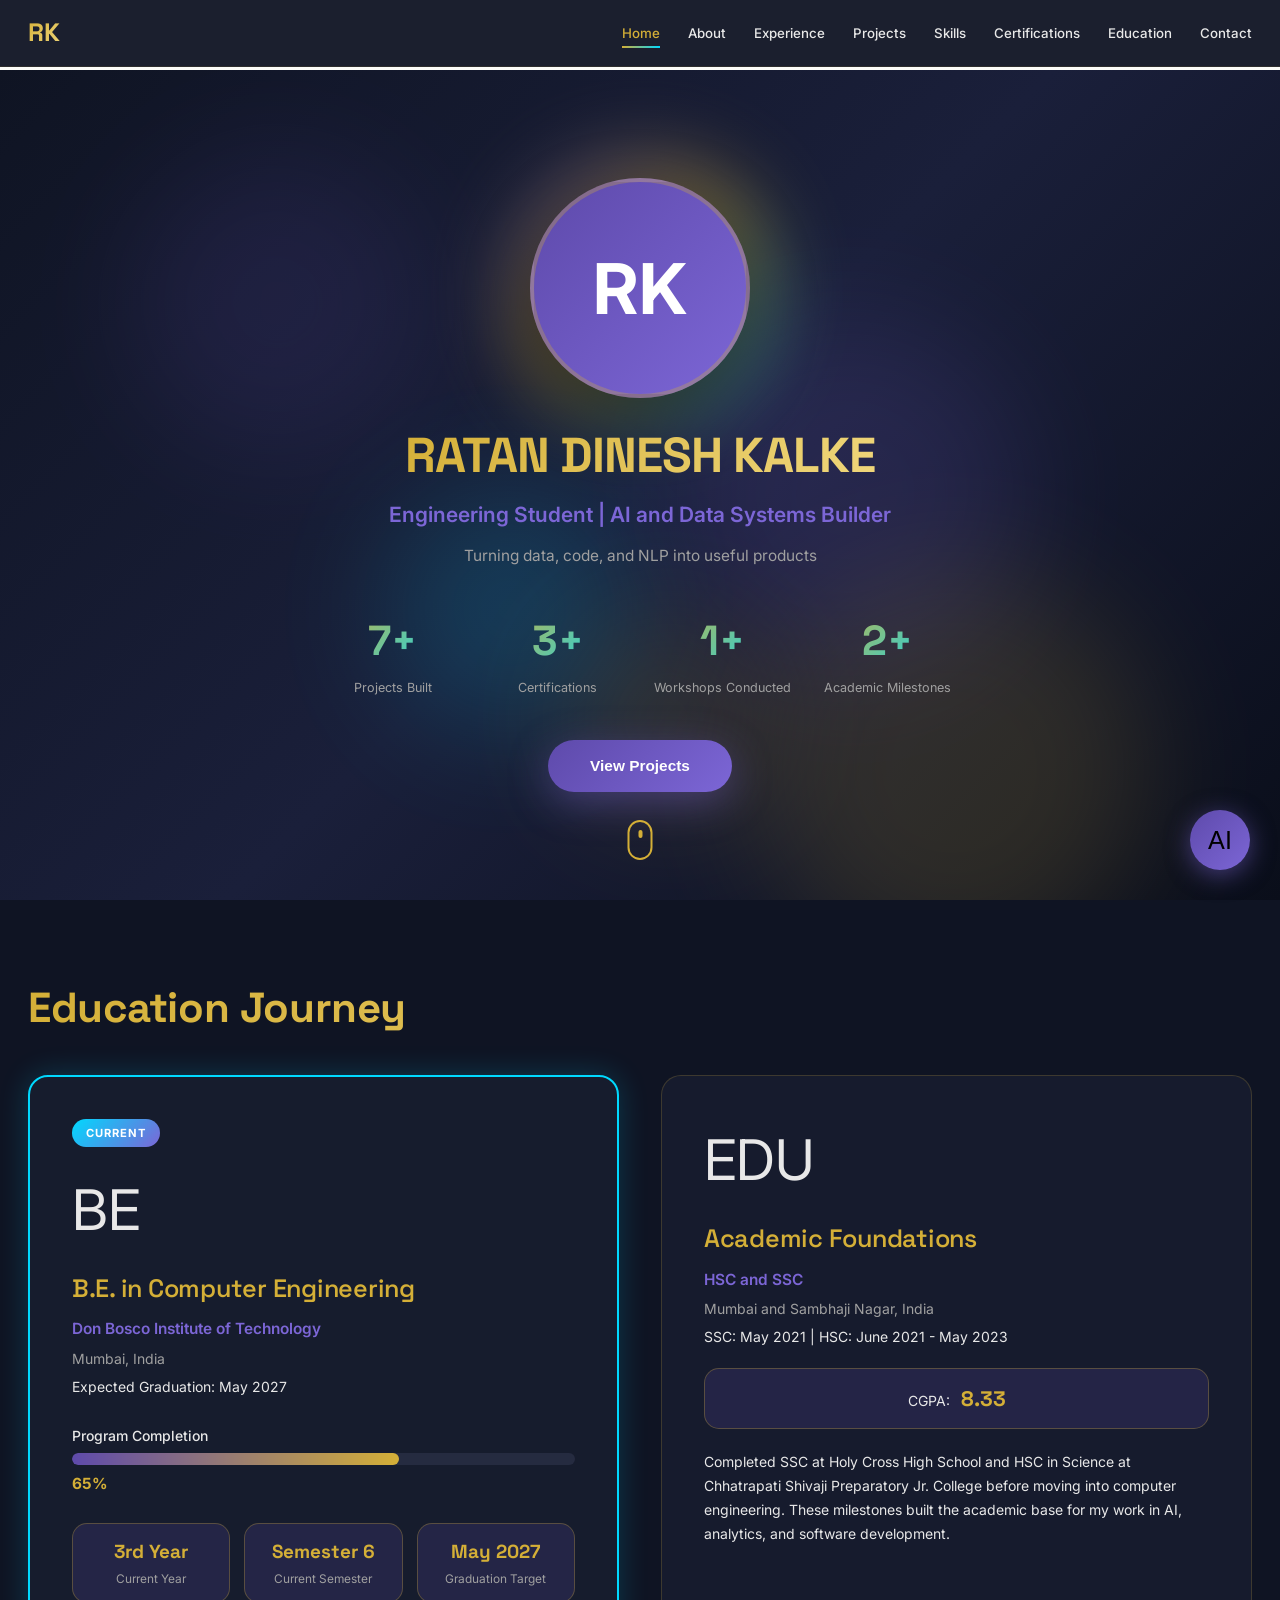
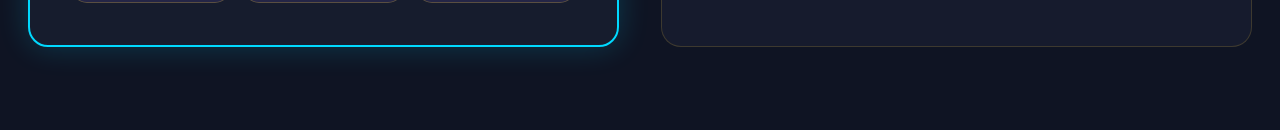
<file: ratan-portfolio-pro/index.html>
<!DOCTYPE html>
<html lang="en">
<head>
    <meta charset="UTF-8">
    <meta name="viewport" content="width=device-width, initial-scale=1.0">
    <title>Ratan Dinesh Kalke - Interactive Portfolio</title>
    <link href="https://fonts.googleapis.com/css2?family=Inter:wght@300;400;500;600;700;800&family=Space+Grotesk:wght@400;500;600;700&display=swap" rel="stylesheet">
    <link rel="stylesheet" href="style.css">
</head>
<body>
    <!-- Navigation -->
    <nav id="main-nav">
        <div class="nav-container">
            <div class="logo" data-page="home">RK</div>
            <ul class="nav-links">
                <li><a href="#" data-page="home" class="nav-link active">Home</a></li>
                <li><a href="#" data-page="about" class="nav-link">About</a></li>
                <li><a href="#" data-page="experience" class="nav-link">Experience</a></li>
                <li><a href="#" data-page="projects" class="nav-link">Projects</a></li>
                <li><a href="#" data-page="skills" class="nav-link">Skills</a></li>
                <li><a href="#" data-page="certifications" class="nav-link">Certifications</a></li>
                <li><a href="#" data-page="education" class="nav-link">Education</a></li>
                <li><a href="#" data-page="contact" class="nav-link">Contact</a></li>
            </ul>
            <button class="mobile-menu-toggle" aria-label="Toggle menu">
                <span></span>
                <span></span>
                <span></span>
            </button>
        </div>
    </nav>

    <!-- Page Transition Overlay -->
    <div class="page-transition-overlay"></div>

    <!-- Pages Container -->
    <div id="pages-container">
        <!-- HOME PAGE -->
        <div class="page active" id="page-home" data-page="home">
            <div class="hero-background">
                <div class="floating-shapes">
                    <div class="shape shape-1"></div>
                    <div class="shape shape-2"></div>
                    <div class="shape shape-3"></div>
                    <div class="shape shape-4"></div>
                    <div class="shape shape-5"></div>
                </div>
            </div>
            <div class="hero-content">
                <div class="hero-image-container">
                    <div class="hero-image-glow"></div>
                    <div class="hero-image">RK</div>
                </div>
                <h1 class="hero-title">
                    <span class="title-line">RATAN DINESH KALKE</span>
                </h1>
                <p class="hero-subtitle">Engineering Student | AI and Data Systems Builder</p>
                <p class="hero-tagline">Turning data, code, and NLP into useful products</p>

                <div class="hero-stats">
                    <div class="stat-item">
                        <div class="stat-number" data-count="9">0</div>
                        <div class="stat-label">Projects Built</div>
                    </div>
                    <div class="stat-item">
                        <div class="stat-number" data-count="4">0</div>
                        <div class="stat-label">Certifications</div>
                    </div>
                    <div class="stat-item">
                        <div class="stat-number" data-count="2">0</div>
                        <div class="stat-label">Workshops Conducted</div>
                    </div>
                    <div class="stat-item">
                        <div class="stat-number" data-count="3">0</div>
                        <div class="stat-label">Academic Milestones</div>
                    </div>
                </div>

                <button class="cta-button" data-page="projects">
                    <span>View Projects</span>
                    <div class="ripple"></div>
                </button>

                <div class="scroll-indicator">
                    <div class="mouse">
                        <div class="wheel"></div>
                    </div>
                </div>
            </div>
        </div>

        <!-- ABOUT PAGE -->
        <div class="page" id="page-about" data-page="about">
            <div class="about-container">
                <div class="about-left">
                    <h2 class="page-title">My Journey</h2>
                    <div class="timeline-container">
                        <div class="timeline-item" data-year="2021">
                            <div class="timeline-dot"></div>
                            <div class="timeline-content">
                                <h3>Completed SSC</h3>
                                <p class="timeline-role">Holy Cross High School</p>
                                <p class="timeline-focus">Academic Foundation</p>
                            </div>
                        </div>
                        <div class="timeline-item" data-year="2023">
                            <div class="timeline-dot"></div>
                            <div class="timeline-content">
                                <h3>Completed HSC - Science</h3>
                                <p class="timeline-role">Chhatrapati Shivaji Preparatory Jr. College</p>
                                <p class="timeline-focus">Science and Analytical Thinking</p>
                            </div>
                        </div>
                        <div class="timeline-item" data-year="2023">
                            <div class="timeline-dot"></div>
                            <div class="timeline-content">
                                <h3>Started B.E. in Computer Engineering</h3>
                                <p class="timeline-role">Don Bosco Institute of Technology</p>
                                <p class="timeline-focus">Software Systems and Engineering</p>
                            </div>
                        </div>
                        <div class="timeline-item" data-year="2024">
                            <div class="timeline-dot"></div>
                            <div class="timeline-content">
                                <h3>Joined ACM Tech Team</h3>
                                <p class="timeline-role">College ACM Member</p>
                                <p class="timeline-focus">Workshops and Community Contribution</p>
                            </div>
                        </div>
                        <div class="timeline-item" data-year="2024">
                            <div class="timeline-dot"></div>
                            <div class="timeline-content">
                                <h3>Participated in Smart India Hackathon</h3>
                                <p class="timeline-role">SIH Participant</p>
                                <p class="timeline-focus">Problem Solving and Innovation</p>
                            </div>
                        </div>
                        <div class="timeline-item" data-year="2025">
                            <div class="timeline-dot"></div>
                            <div class="timeline-content">
                                <h3>Built AI Portfolio Projects</h3>
                                <p class="timeline-role">Independent Builder</p>
                                <p class="timeline-focus">NLP, Analytics, and AI Applications</p>
                            </div>
                        </div>
                    </div>
                </div>

                <div class="about-right">
                    <div class="about-narrative">
                        <h3>Data-Driven Builder</h3>
                        <p>I am a computer engineering student focused on building data-driven systems using Python, NLP, and modern app development tools. I enjoy converting data into practical products that help users understand, compare, and act on information.</p>

                        <h3>Project-Focused Creator</h3>
                        <p>My work includes resume intelligence, GitHub profile analysis, health and nutrition evaluation, and AI travel planning. These projects combine structured and unstructured data, comparison modeling, and insight generation.</p>

                        <h3>Collaborative Contributor</h3>
                        <p>Alongside project work, I have supported juniors with development projects and contributed to the college ACM tech team. I also helped conduct Git, GitHub, and frontend workshops for peers.</p>

                        <h3>Continuous Learner</h3>
                        <p>I keep exploring emerging AI tools, app development workflows, and analytical problem solving. Outside tech, I enjoy sports, fitness, and challenges that sharpen my decision-making and curiosity.</p>
                    </div>

                    <div class="personality-traits">
                        <div class="trait-card">Data-Driven</div>
                        <div class="trait-card">AI Explorer</div>
                        <div class="trait-card">Problem Solver</div>
                        <div class="trait-card">Product Builder</div>
                        <div class="trait-card">Team Contributor</div>
                        <div class="trait-card">Continuous Learner</div>
                    </div>
                </div>
            </div>
        </div>

        <!-- EXPERIENCE PAGE -->
        <div class="page" id="page-experience" data-page="experience">
            <div class="experience-dashboard">
                <h2 class="page-title">Experience &amp; Involvement</h2>

                <div class="experience-filters">
                    <button class="filter-btn active" data-filter="all">All</button>
                    <button class="filter-btn" data-filter="leadership">Leadership</button>
                    <button class="filter-btn" data-filter="technical">Technical</button>
                    <button class="filter-btn" data-filter="current">Current</button>
                </div>

                <div class="experience-content">
                    <div class="experience-sidebar">
                        <div class="experience-card current" data-category="technical" data-id="exp1">
                            <div class="exp-badge">Current</div>
                            <h3>Engineering Student</h3>
                            <p class="exp-company">Don Bosco Institute of Technology</p>
                            <p class="exp-duration">Aug 2023 - Present</p>
                        </div>
                        <div class="experience-card" data-category="leadership" data-id="exp2">
                            <div class="exp-badge manager">ACM</div>
                            <h3>Tech Team Member</h3>
                            <p class="exp-company">College ACM</p>
                            <p class="exp-duration">Aug 2024 - Aug 2025</p>
                        </div>
                        <div class="experience-card" data-category="technical" data-id="exp3">
                            <h3>AI Project Developer</h3>
                            <p class="exp-company">Personal Projects</p>
                            <p class="exp-duration">2024 - Present</p>
                        </div>
                        <div class="experience-card" data-category="leadership" data-id="exp4">
                            <h3>Peer Mentor</h3>
                            <p class="exp-company">Student Development Support</p>
                            <p class="exp-duration">2024 - Present</p>
                        </div>
                        <div class="experience-card" data-category="technical" data-id="exp5">
                            <h3>SIH Participant</h3>
                            <p class="exp-company">Smart India Hackathon</p>
                            <p class="exp-duration">Aug 2024 - Oct 2024</p>
                        </div>
                    </div>

                    <div class="experience-detail" id="exp-detail">
                        <div class="exp-detail-content">
                            <div class="exp-header">
                                <div class="exp-company-logo">R</div>
                                <div class="exp-header-text">
                                    <h3>B.E. in Computer Engineering Student</h3>
                                    <p class="exp-company-name">Don Bosco Institute of Technology</p>
                                    <p class="exp-meta">Aug 2023 - Present | Mumbai, India</p>
                                </div>
                            </div>
                            <div class="exp-description">
                                <p>Currently building a strong foundation in software development, analytics, and AI-driven systems through academics, technical communities, and independent product development.</p>
                            </div>
                            <div class="exp-impact">
                                <h4>Key Focus Areas</h4>
                                <ul>
                                    <li>Python-based data processing and analysis</li>
                                    <li>NLP systems and intelligent comparison workflows</li>
                                    <li>Frontend and app development using React and Flutter</li>
                                </ul>
                            </div>
                        </div>
                    </div>
                </div>
            </div>
        </div>

        <!-- PROJECTS PAGE -->
        <div class="page" id="page-projects" data-page="projects">
            <div class="projects-container">
                <div class="projects-header">
                    <h2 class="page-title">Project Showcase</h2>
                    <div class="view-controls">
                        <button class="view-btn active" data-view="grid">Grid</button>
                        <button class="view-btn" data-view="list">List</button>
                        <button class="view-btn" data-view="timeline">Timeline</button>
                    </div>
                </div>

                <div class="project-filters">
                    <button class="filter-btn active" data-filter="all">All</button>
                    <button class="filter-btn" data-filter="ai">AI &amp; NLP</button>
                    <button class="filter-btn" data-filter="data">Data Systems</button>
                    <button class="filter-btn" data-filter="fullstack">Full-Stack Apps</button>
                </div>

                <div class="projects-grid view-grid" id="projects-display">
                    <!-- Projects will be dynamically loaded -->
                </div>
            </div>

            <!-- Project Modal -->
            <div class="project-modal" id="project-modal">
                <div class="modal-content">
                    <button class="modal-close">&times;</button>
                    <div id="modal-body"></div>
                </div>
            </div>
        </div>

        <!-- SKILLS PAGE -->
        <div class="page" id="page-skills" data-page="skills">
            <div class="skills-dashboard">
                <h2 class="page-title">Skills Analytics</h2>

                <div class="skills-grid">
                    <div class="skills-quadrant">
                        <h3>Technical Skills</h3>
                        <div class="skills-bars" id="technical-skills"></div>
                    </div>

                    <div class="skills-quadrant">
                        <h3>Business Skills</h3>
                        <div class="skills-bubbles" id="business-skills"></div>
                    </div>

                    <div class="skills-quadrant">
                        <h3>Leadership Skills</h3>
                        <div class="skills-circular" id="leadership-skills"></div>
                    </div>

                    <div class="skills-quadrant">
                        <h3>Skill Matrix</h3>
                        <div class="skills-matrix" id="skills-matrix"></div>
                    </div>
                </div>
            </div>
        </div>

        <!-- CERTIFICATIONS PAGE -->
        <div class="page" id="page-certifications" data-page="certifications">
            <div class="certifications-container">
                <h2 class="page-title">Certifications &amp; Achievements</h2>

                <div class="cert-stats">
                    <div class="cert-stat-item">
                        <span class="cert-stat-number" data-count="5">0</span>
                        <span class="cert-stat-label">Total Certifications</span>
                    </div>
                    <div class="cert-stat-item">
                        <span class="cert-stat-number" data-count="5">0</span>
                        <span class="cert-stat-label">Completed Programs</span>
                    </div>
                    <div class="cert-stat-item">
                        <span class="cert-stat-number" data-count="3">0</span>
                        <span class="cert-stat-label">Years Learning</span>
                    </div>
                </div>

                <div class="cert-categories">
                    <button class="cert-cat-btn active" data-category="all">All</button>
                    <button class="cert-cat-btn" data-category="ai">AI &amp; Prompting</button>
                    <button class="cert-cat-btn" data-category="mobile">Mobile Dev</button>
                    <button class="cert-cat-btn" data-category="tools">Git &amp; Tools</button>
                    <button class="cert-cat-btn" data-category="development">App Dev</button>
                </div>

                <div class="certifications-wall" id="certifications-wall"></div>
            </div>
        </div>

        <!-- EDUCATION PAGE -->
        <div class="page" id="page-education" data-page="education">
            <div class="education-container">
                <h2 class="page-title">Education Journey</h2>

                <div class="education-content">
                    <div class="education-card current-education">
                        <div class="edu-badge">Current</div>
                        <div class="edu-icon">BE</div>
                        <h3>B.E. in Computer Engineering</h3>
                        <p class="edu-university">Don Bosco Institute of Technology</p>
                        <p class="edu-location">Mumbai, India</p>
                        <p class="edu-date">Expected Graduation: May 2027</p>

                        <div class="edu-progress">
                            <div class="progress-label">Program Completion</div>
                            <div class="progress-bar">
                                <div class="progress-fill" style="width: 65%"></div>
                            </div>
                            <div class="progress-value">65%</div>
                        </div>

                        <div class="academic-highlights">
                            <div class="academic-highlight-item">
                                <span class="academic-highlight-value">3rd Year</span>
                                <span class="academic-highlight-label">Current Year</span>
                            </div>
                            <div class="academic-highlight-item">
                                <span class="academic-highlight-value">Semester 6</span>
                                <span class="academic-highlight-label">Current Semester</span>
                            </div>
                            <div class="academic-highlight-item">
                                <span class="academic-highlight-value">May 2027</span>
                                <span class="academic-highlight-label">Graduation Target</span>
                            </div>
                        </div>
                    </div>

                    <div class="education-card past-education">
                        <div class="edu-icon">EDU</div>
                        <h3>Academic Foundations</h3>
                        <p class="edu-university">HSC and SSC</p>
                        <p class="edu-location">Mumbai and Sambhaji Nagar, India</p>
                        <p class="edu-date">SSC: May 2021 | HSC: June 2021 - May 2023</p>
                        <div class="edu-gpa">
                            <span class="gpa-label">CGPA:</span>
                            <span class="gpa-value">8.33</span>
                        </div>
                        <p class="edu-description">Completed SSC at Holy Cross High School and HSC in Science at Chhatrapati Shivaji Preparatory Jr. College before moving into computer engineering. These milestones built the academic base for my work in AI, analytics, and software development.</p>
                    </div>
                </div>
            </div>
        </div>

        <!-- CONTACT PAGE -->
        <div class="page" id="page-contact" data-page="contact">
            <div class="contact-container">
                <h2 class="page-title">Let's Connect</h2>

                <div class="contact-content">
                    <div class="contact-left">
                        <form class="contact-form" id="contact-form">
                            <div class="form-group">
                                <label for="name">Your Name</label>
                                <input type="text" id="name" name="name" required>
                            </div>
                            <div class="form-group">
                                <label for="email">Email Address</label>
                                <input type="email" id="email" name="email" required>
                            </div>
                            <div class="form-group">
                                <label for="subject">Subject</label>
                                <input type="text" id="subject" name="subject" required>
                            </div>
                            <div class="form-group">
                                <label for="message">Message</label>
                                <textarea id="message" name="message" rows="5" required></textarea>
                            </div>
                            <button type="submit" class="submit-btn">
                                <span>Send Message</span>
                            </button>
                        </form>
                    </div>

                    <div class="contact-right">
                        <div class="contact-info-card">
                            <h3>Contact Information</h3>
                            <div class="contact-item">
                                <span class="contact-icon">@</span>
                                <div class="contact-details">
                                    <strong>Email</strong>
                                    <span>kalkeratan@gmail.com</span>
                                </div>
                            </div>
                            <div class="contact-item">
                                <span class="contact-icon">PH</span>
                                <div class="contact-details">
                                    <strong>Phone</strong>
                                    <span>+91 7303325800</span>
                                </div>
                            </div>
                            <div class="contact-item">
                                <span class="contact-icon">PIN</span>
                                <div class="contact-details">
                                    <strong>Location</strong>
                                    <span>Mumbai, India</span>
                                </div>
                            </div>
                            <div class="contact-item">
                                <span class="contact-icon">IN</span>
                                <div class="contact-details">
                                    <strong>LinkedIn</strong>
                                    <a href="https://www.linkedin.com/in/ratan-kalke-0611b1290/" target="_blank" rel="noopener noreferrer">LinkedIn Profile</a>
                                </div>
                            </div>
                            <div class="contact-item">
                                <span class="contact-icon">GH</span>
                                <div class="contact-details">
                                    <strong>GitHub</strong>
                                    <a href="https://github.com/ratan1518" target="_blank" rel="noopener noreferrer">githubratan1518</a>
                                </div>
                            </div>
                        </div>

                        <div class="quick-templates">
                            <h4>Quick Message Templates</h4>
                            <button class="template-btn" data-template="collaboration">Project Collaboration</button>
                            <button class="template-btn" data-template="consulting">Internship Opportunity</button>
                            <button class="template-btn" data-template="speaking">Workshop or Networking</button>
                        </div>
                    </div>
                </div>
            </div>
        </div>
    </div>

    <!-- Chat Assistant -->
    <div class="chat-widget">
        <button class="chat-toggle" id="chat-toggle">
            <span class="chat-icon">AI</span>
            <span class="chat-close-icon">X</span>
        </button>

        <div class="chat-window" id="chat-window">
            <div class="chat-header">
                <h4>Portfolio Assistant</h4>
                <button class="chat-minimize">-</button>
            </div>

            <div class="chat-messages" id="chat-messages">
                <div class="chat-message bot">
                    <div class="message-avatar">AI</div>
                    <div class="message-content">
                        Hi! I'm Ratan's portfolio assistant. I can help you explore his projects, technical strengths, certifications, and current interests in AI and data-driven development.
                    </div>
                </div>
            </div>

            <div class="quick-questions" id="quick-questions">
                <button class="quick-btn" data-question="leadership">Tell me about ACM and mentoring work</button>
                <button class="quick-btn" data-question="technical">What are his technical strengths?</button>
                <button class="quick-btn" data-question="projects">Describe his AI projects</button>
                <button class="quick-btn" data-question="roles">What roles is he exploring?</button>
            </div>

            <div class="chat-input-container">
                <input type="text" class="chat-input" id="chat-input" placeholder="Ask me anything...">
                <button class="chat-send" id="chat-send">Send</button>
            </div>
        </div>
    </div>

    <script src="app.js"></script>
</body>
</html>
</file>
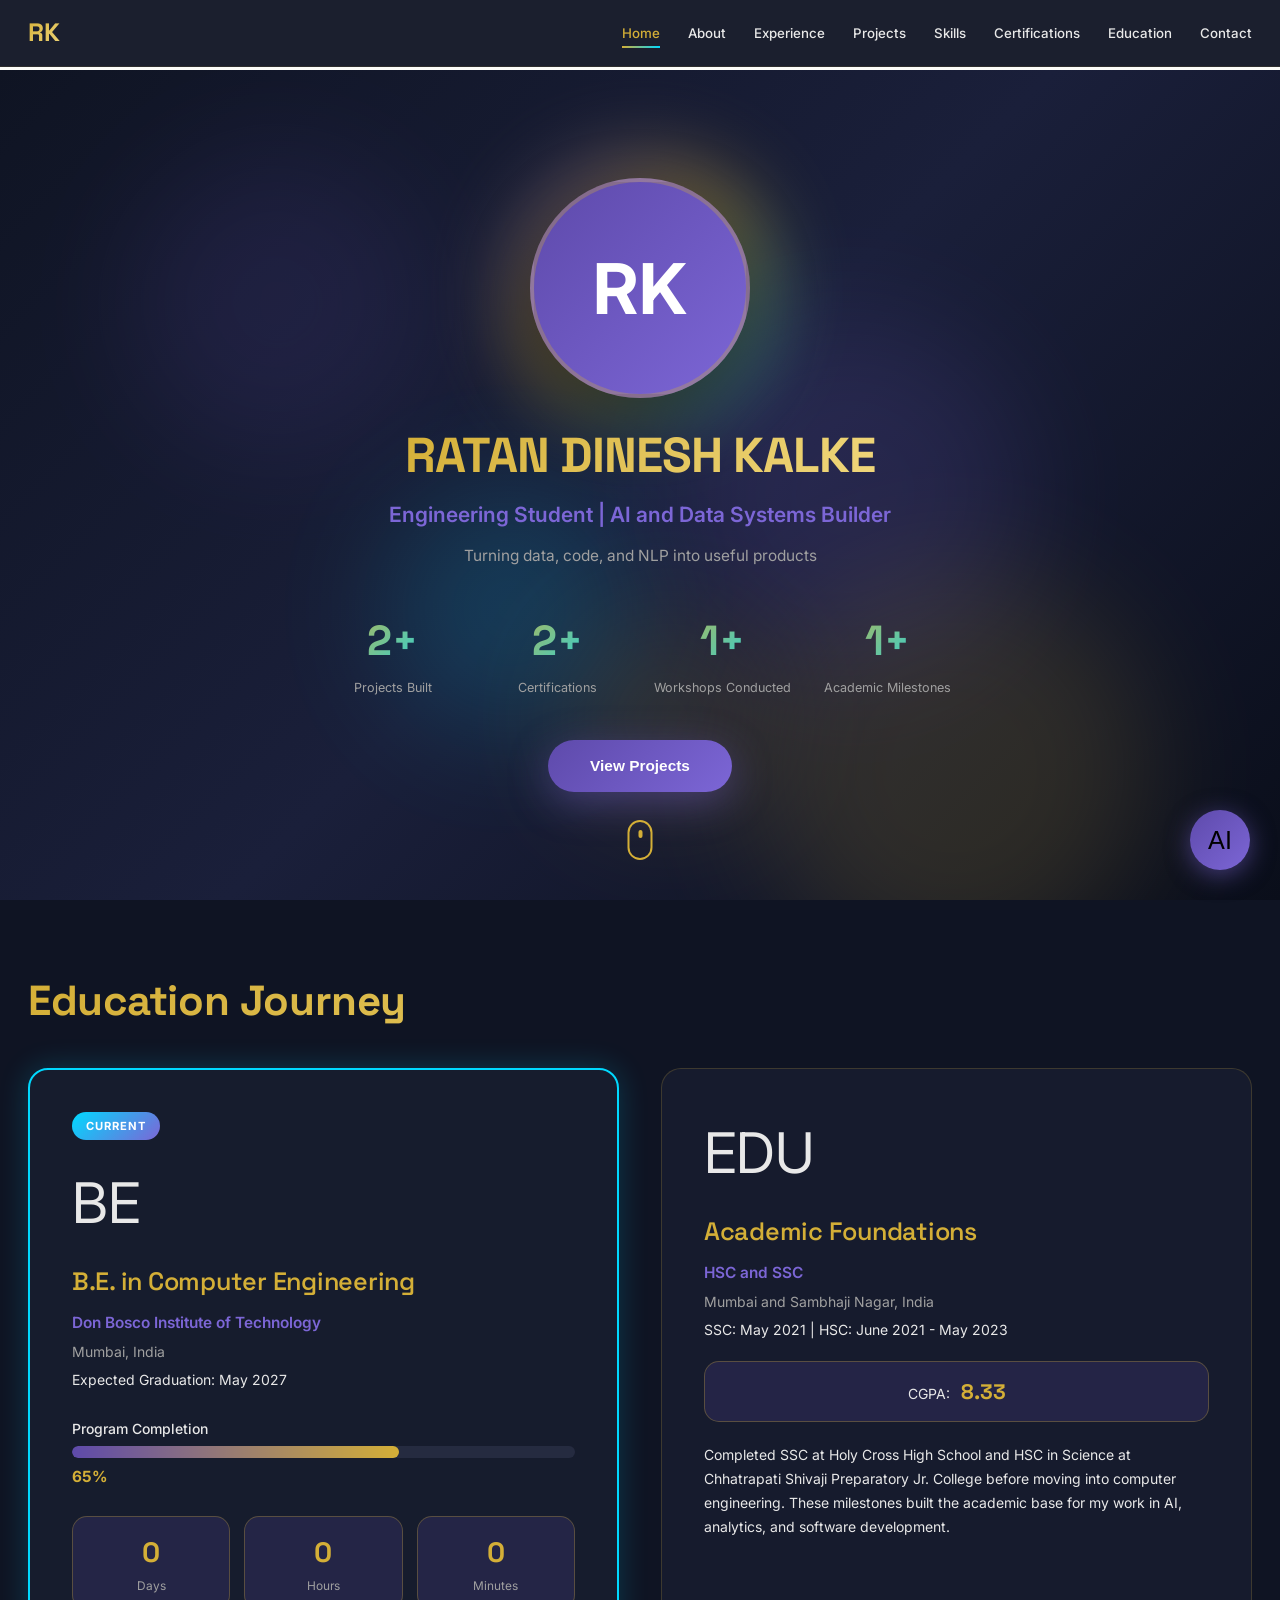
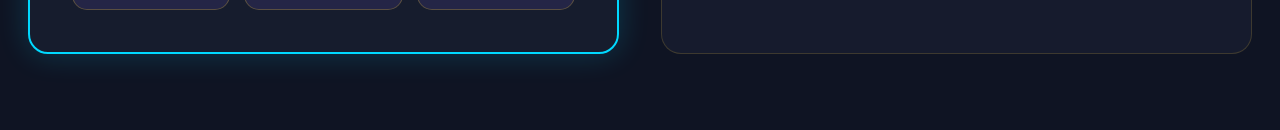
<file: snehal-portfolio-pro/index.html>
<!DOCTYPE html>
<html lang="en">
<head>
    <meta charset="UTF-8">
    <meta name="viewport" content="width=device-width, initial-scale=1.0">
    <title>Ratan Dinesh Kalke - Interactive Portfolio</title>
    <link href="https://fonts.googleapis.com/css2?family=Inter:wght@300;400;500;600;700;800&family=Space+Grotesk:wght@400;500;600;700&display=swap" rel="stylesheet">
    <link rel="stylesheet" href="style.css">
</head>
<body>
    <!-- Navigation -->
    <nav id="main-nav">
        <div class="nav-container">
            <div class="logo" data-page="home">RK</div>
            <ul class="nav-links">
                <li><a href="#" data-page="home" class="nav-link active">Home</a></li>
                <li><a href="#" data-page="about" class="nav-link">About</a></li>
                <li><a href="#" data-page="experience" class="nav-link">Experience</a></li>
                <li><a href="#" data-page="projects" class="nav-link">Projects</a></li>
                <li><a href="#" data-page="skills" class="nav-link">Skills</a></li>
                <li><a href="#" data-page="certifications" class="nav-link">Certifications</a></li>
                <li><a href="#" data-page="education" class="nav-link">Education</a></li>
                <li><a href="#" data-page="contact" class="nav-link">Contact</a></li>
            </ul>
            <button class="mobile-menu-toggle" aria-label="Toggle menu">
                <span></span>
                <span></span>
                <span></span>
            </button>
        </div>
    </nav>

    <!-- Page Transition Overlay -->
    <div class="page-transition-overlay"></div>

    <!-- Pages Container -->
    <div id="pages-container">
        <!-- HOME PAGE -->
        <div class="page active" id="page-home" data-page="home">
            <div class="hero-background">
                <div class="floating-shapes">
                    <div class="shape shape-1"></div>
                    <div class="shape shape-2"></div>
                    <div class="shape shape-3"></div>
                    <div class="shape shape-4"></div>
                    <div class="shape shape-5"></div>
                </div>
            </div>
            <div class="hero-content">
                <div class="hero-image-container">
                    <div class="hero-image-glow"></div>
                    <div class="hero-image">RK</div>
                </div>
                <h1 class="hero-title">
                    <span class="title-line">RATAN DINESH KALKE</span>
                </h1>
                <p class="hero-subtitle">Engineering Student | AI and Data Systems Builder</p>
                <p class="hero-tagline">Turning data, code, and NLP into useful products</p>

                <div class="hero-stats">
                    <div class="stat-item">
                        <div class="stat-number" data-count="4">0</div>
                        <div class="stat-label">Projects Built</div>
                    </div>
                    <div class="stat-item">
                        <div class="stat-number" data-count="4">0</div>
                        <div class="stat-label">Certifications</div>
                    </div>
                    <div class="stat-item">
                        <div class="stat-number" data-count="2">0</div>
                        <div class="stat-label">Workshops Conducted</div>
                    </div>
                    <div class="stat-item">
                        <div class="stat-number" data-count="3">0</div>
                        <div class="stat-label">Academic Milestones</div>
                    </div>
                </div>

                <button class="cta-button" data-page="projects">
                    <span>View Projects</span>
                    <div class="ripple"></div>
                </button>

                <div class="scroll-indicator">
                    <div class="mouse">
                        <div class="wheel"></div>
                    </div>
                </div>
            </div>
        </div>

        <!-- ABOUT PAGE -->
        <div class="page" id="page-about" data-page="about">
            <div class="about-container">
                <div class="about-left">
                    <h2 class="page-title">My Journey</h2>
                    <div class="timeline-container">
                        <div class="timeline-item" data-year="2021">
                            <div class="timeline-dot"></div>
                            <div class="timeline-content">
                                <h3>Completed SSC</h3>
                                <p class="timeline-role">Holy Cross High School</p>
                                <p class="timeline-focus">Academic Foundation</p>
                            </div>
                        </div>
                        <div class="timeline-item" data-year="2023">
                            <div class="timeline-dot"></div>
                            <div class="timeline-content">
                                <h3>Completed HSC - Science</h3>
                                <p class="timeline-role">Chhatrapati Shivaji Preparatory Jr. College</p>
                                <p class="timeline-focus">Science and Analytical Thinking</p>
                            </div>
                        </div>
                        <div class="timeline-item" data-year="2023">
                            <div class="timeline-dot"></div>
                            <div class="timeline-content">
                                <h3>Started B.E. in Computer Engineering</h3>
                                <p class="timeline-role">Don Bosco Institute of Technology</p>
                                <p class="timeline-focus">Software Systems and Engineering</p>
                            </div>
                        </div>
                        <div class="timeline-item" data-year="2024">
                            <div class="timeline-dot"></div>
                            <div class="timeline-content">
                                <h3>Joined ACM Tech Team</h3>
                                <p class="timeline-role">College ACM Member</p>
                                <p class="timeline-focus">Workshops and Community Contribution</p>
                            </div>
                        </div>
                        <div class="timeline-item" data-year="2024">
                            <div class="timeline-dot"></div>
                            <div class="timeline-content">
                                <h3>Participated in Smart India Hackathon</h3>
                                <p class="timeline-role">SIH Participant</p>
                                <p class="timeline-focus">Problem Solving and Innovation</p>
                            </div>
                        </div>
                        <div class="timeline-item" data-year="2025">
                            <div class="timeline-dot"></div>
                            <div class="timeline-content">
                                <h3>Built AI Portfolio Projects</h3>
                                <p class="timeline-role">Independent Builder</p>
                                <p class="timeline-focus">NLP, Analytics, and AI Applications</p>
                            </div>
                        </div>
                    </div>
                </div>

                <div class="about-right">
                    <div class="about-narrative">
                        <h3>Data-Driven Builder</h3>
                        <p>I am a computer engineering student focused on building data-driven systems using Python, NLP, and modern app development tools. I enjoy converting data into practical products that help users understand, compare, and act on information.</p>

                        <h3>Project-Focused Creator</h3>
                        <p>My work includes resume intelligence, GitHub profile analysis, health and nutrition evaluation, and AI travel planning. These projects combine structured and unstructured data, comparison modeling, and insight generation.</p>

                        <h3>Collaborative Contributor</h3>
                        <p>Alongside project work, I have supported juniors with development projects and contributed to the college ACM tech team. I also helped conduct Git, GitHub, and frontend workshops for peers.</p>

                        <h3>Continuous Learner</h3>
                        <p>I keep exploring emerging AI tools, app development workflows, and analytical problem solving. Outside tech, I enjoy sports, fitness, and challenges that sharpen my decision-making and curiosity.</p>
                    </div>

                    <div class="personality-traits">
                        <div class="trait-card">Data-Driven</div>
                        <div class="trait-card">AI Explorer</div>
                        <div class="trait-card">Problem Solver</div>
                        <div class="trait-card">Product Builder</div>
                        <div class="trait-card">Team Contributor</div>
                        <div class="trait-card">Continuous Learner</div>
                    </div>
                </div>
            </div>
        </div>

        <!-- EXPERIENCE PAGE -->
        <div class="page" id="page-experience" data-page="experience">
            <div class="experience-dashboard">
                <h2 class="page-title">Experience &amp; Involvement</h2>

                <div class="experience-filters">
                    <button class="filter-btn active" data-filter="all">All</button>
                    <button class="filter-btn" data-filter="leadership">Leadership</button>
                    <button class="filter-btn" data-filter="technical">Technical</button>
                    <button class="filter-btn" data-filter="current">Current</button>
                </div>

                <div class="experience-content">
                    <div class="experience-sidebar">
                        <div class="experience-card current" data-category="technical" data-id="exp1">
                            <div class="exp-badge">Current</div>
                            <h3>Engineering Student</h3>
                            <p class="exp-company">Don Bosco Institute of Technology</p>
                            <p class="exp-duration">Aug 2023 - Present</p>
                        </div>
                        <div class="experience-card" data-category="leadership" data-id="exp2">
                            <div class="exp-badge manager">ACM</div>
                            <h3>Tech Team Member</h3>
                            <p class="exp-company">College ACM</p>
                            <p class="exp-duration">Aug 2024 - Aug 2025</p>
                        </div>
                        <div class="experience-card" data-category="technical" data-id="exp3">
                            <h3>AI Project Developer</h3>
                            <p class="exp-company">Personal Projects</p>
                            <p class="exp-duration">2024 - Present</p>
                        </div>
                        <div class="experience-card" data-category="leadership" data-id="exp4">
                            <h3>Peer Mentor</h3>
                            <p class="exp-company">Student Development Support</p>
                            <p class="exp-duration">2024 - Present</p>
                        </div>
                        <div class="experience-card" data-category="technical" data-id="exp5">
                            <h3>SIH Participant</h3>
                            <p class="exp-company">Smart India Hackathon</p>
                            <p class="exp-duration">Aug 2024 - Oct 2024</p>
                        </div>
                    </div>

                    <div class="experience-detail" id="exp-detail">
                        <div class="exp-detail-content">
                            <div class="exp-header">
                                <div class="exp-company-logo">R</div>
                                <div class="exp-header-text">
                                    <h3>B.E. in Computer Engineering Student</h3>
                                    <p class="exp-company-name">Don Bosco Institute of Technology</p>
                                    <p class="exp-meta">Aug 2023 - Present | Mumbai, India</p>
                                </div>
                            </div>
                            <div class="exp-description">
                                <p>Currently building a strong foundation in software development, analytics, and AI-driven systems through academics, technical communities, and independent product development.</p>
                            </div>
                            <div class="exp-impact">
                                <h4>Key Focus Areas</h4>
                                <ul>
                                    <li>Python-based data processing and analysis</li>
                                    <li>NLP systems and intelligent comparison workflows</li>
                                    <li>Frontend and app development using React and Flutter</li>
                                </ul>
                            </div>
                        </div>
                    </div>
                </div>
            </div>
        </div>

        <!-- PROJECTS PAGE -->
        <div class="page" id="page-projects" data-page="projects">
            <div class="projects-container">
                <div class="projects-header">
                    <h2 class="page-title">Project Showcase</h2>
                    <div class="view-controls">
                        <button class="view-btn active" data-view="grid">Grid</button>
                        <button class="view-btn" data-view="list">List</button>
                        <button class="view-btn" data-view="timeline">Timeline</button>
                    </div>
                </div>

                <div class="project-filters">
                    <button class="filter-btn active" data-filter="all">All</button>
                    <button class="filter-btn" data-filter="ai">AI &amp; NLP</button>
                    <button class="filter-btn" data-filter="data">Data Systems</button>
                    <button class="filter-btn" data-filter="fullstack">Full-Stack Apps</button>
                </div>

                <div class="projects-grid view-grid" id="projects-display">
                    <!-- Projects will be dynamically loaded -->
                </div>
            </div>

            <!-- Project Modal -->
            <div class="project-modal" id="project-modal">
                <div class="modal-content">
                    <button class="modal-close">&times;</button>
                    <div id="modal-body"></div>
                </div>
            </div>
        </div>

        <!-- SKILLS PAGE -->
        <div class="page" id="page-skills" data-page="skills">
            <div class="skills-dashboard">
                <h2 class="page-title">Skills Analytics</h2>

                <div class="skills-grid">
                    <div class="skills-quadrant">
                        <h3>Technical Skills</h3>
                        <div class="skills-bars" id="technical-skills"></div>
                    </div>

                    <div class="skills-quadrant">
                        <h3>Business Skills</h3>
                        <div class="skills-bubbles" id="business-skills"></div>
                    </div>

                    <div class="skills-quadrant">
                        <h3>Leadership Skills</h3>
                        <div class="skills-circular" id="leadership-skills"></div>
                    </div>

                    <div class="skills-quadrant">
                        <h3>Skill Matrix</h3>
                        <div class="skills-matrix" id="skills-matrix"></div>
                    </div>
                </div>
            </div>
        </div>

        <!-- CERTIFICATIONS PAGE -->
        <div class="page" id="page-certifications" data-page="certifications">
            <div class="certifications-container">
                <h2 class="page-title">Certifications &amp; Achievements</h2>

                <div class="cert-stats">
                    <div class="cert-stat-item">
                        <span class="cert-stat-number" data-count="4">0</span>
                        <span class="cert-stat-label">Total Certifications</span>
                    </div>
                    <div class="cert-stat-item">
                        <span class="cert-stat-number" data-count="4">0</span>
                        <span class="cert-stat-label">Completed Programs</span>
                    </div>
                    <div class="cert-stat-item">
                        <span class="cert-stat-number" data-count="3">0</span>
                        <span class="cert-stat-label">Years Learning</span>
                    </div>
                </div>

                <div class="cert-categories">
                    <button class="cert-cat-btn active" data-category="all">All</button>
                    <button class="cert-cat-btn" data-category="ai">AI &amp; Prompting</button>
                    <button class="cert-cat-btn" data-category="mobile">Mobile Dev</button>
                    <button class="cert-cat-btn" data-category="tools">Git &amp; Tools</button>
                    <button class="cert-cat-btn" data-category="development">App Dev</button>
                </div>

                <div class="certifications-wall" id="certifications-wall"></div>
            </div>
        </div>

        <!-- EDUCATION PAGE -->
        <div class="page" id="page-education" data-page="education">
            <div class="education-container">
                <h2 class="page-title">Education Journey</h2>

                <div class="education-content">
                    <div class="education-card current-education">
                        <div class="edu-badge">Current</div>
                        <div class="edu-icon">BE</div>
                        <h3>B.E. in Computer Engineering</h3>
                        <p class="edu-university">Don Bosco Institute of Technology</p>
                        <p class="edu-location">Mumbai, India</p>
                        <p class="edu-date">Expected Graduation: May 2027</p>

                        <div class="edu-progress">
                            <div class="progress-label">Program Completion</div>
                            <div class="progress-bar">
                                <div class="progress-fill" style="width: 65%"></div>
                            </div>
                            <div class="progress-value">65%</div>
                        </div>

                        <div class="countdown" id="graduation-countdown">
                            <div class="countdown-item">
                                <span class="countdown-value" id="days">0</span>
                                <span class="countdown-label">Days</span>
                            </div>
                            <div class="countdown-item">
                                <span class="countdown-value" id="hours">0</span>
                                <span class="countdown-label">Hours</span>
                            </div>
                            <div class="countdown-item">
                                <span class="countdown-value" id="minutes">0</span>
                                <span class="countdown-label">Minutes</span>
                            </div>
                        </div>
                    </div>

                    <div class="education-card past-education">
                        <div class="edu-icon">EDU</div>
                        <h3>Academic Foundations</h3>
                        <p class="edu-university">HSC and SSC</p>
                        <p class="edu-location">Mumbai and Sambhaji Nagar, India</p>
                        <p class="edu-date">SSC: May 2021 | HSC: June 2021 - May 2023</p>
                        <div class="edu-gpa">
                            <span class="gpa-label">CGPA:</span>
                            <span class="gpa-value">8.33</span>
                        </div>
                        <p class="edu-description">Completed SSC at Holy Cross High School and HSC in Science at Chhatrapati Shivaji Preparatory Jr. College before moving into computer engineering. These milestones built the academic base for my work in AI, analytics, and software development.</p>
                    </div>
                </div>
            </div>
        </div>

        <!-- CONTACT PAGE -->
        <div class="page" id="page-contact" data-page="contact">
            <div class="contact-container">
                <h2 class="page-title">Let's Connect</h2>

                <div class="contact-content">
                    <div class="contact-left">
                        <form class="contact-form" id="contact-form">
                            <div class="form-group">
                                <label for="name">Your Name</label>
                                <input type="text" id="name" name="name" required>
                            </div>
                            <div class="form-group">
                                <label for="email">Email Address</label>
                                <input type="email" id="email" name="email" required>
                            </div>
                            <div class="form-group">
                                <label for="subject">Subject</label>
                                <input type="text" id="subject" name="subject" required>
                            </div>
                            <div class="form-group">
                                <label for="message">Message</label>
                                <textarea id="message" name="message" rows="5" required></textarea>
                            </div>
                            <button type="submit" class="submit-btn">
                                <span>Send Message</span>
                            </button>
                        </form>
                    </div>

                    <div class="contact-right">
                        <div class="contact-info-card">
                            <h3>Contact Information</h3>
                            <div class="contact-item">
                                <span class="contact-icon">@</span>
                                <div class="contact-details">
                                    <strong>Email</strong>
                                    <span>kalkeratan@gmail.com</span>
                                </div>
                            </div>
                            <div class="contact-item">
                                <span class="contact-icon">PH</span>
                                <div class="contact-details">
                                    <strong>Phone</strong>
                                    <span>+91 7303325800</span>
                                </div>
                            </div>
                            <div class="contact-item">
                                <span class="contact-icon">PIN</span>
                                <div class="contact-details">
                                    <strong>Location</strong>
                                    <span>Mumbai, India</span>
                                </div>
                            </div>
                            <div class="contact-item">
                                <span class="contact-icon">IN</span>
                                <div class="contact-details">
                                    <strong>LinkedIn</strong>
                                    <span>Profile URL can be added</span>
                                </div>
                            </div>
                            <div class="contact-item">
                                <span class="contact-icon">GH</span>
                                <div class="contact-details">
                                    <strong>GitHub</strong>
                                    <a href="https://github.com/ratan1518" target="_blank" rel="noopener noreferrer">github.com/ratan1518</a>
                                </div>
                            </div>
                        </div>

                        <div class="quick-templates">
                            <h4>Quick Message Templates</h4>
                            <button class="template-btn" data-template="collaboration">Project Collaboration</button>
                            <button class="template-btn" data-template="consulting">Internship Opportunity</button>
                            <button class="template-btn" data-template="speaking">Workshop or Networking</button>
                        </div>
                    </div>
                </div>
            </div>
        </div>
    </div>

    <!-- Chat Assistant -->
    <div class="chat-widget">
        <button class="chat-toggle" id="chat-toggle">
            <span class="chat-icon">AI</span>
            <span class="chat-close-icon">X</span>
        </button>

        <div class="chat-window" id="chat-window">
            <div class="chat-header">
                <h4>Portfolio Assistant</h4>
                <button class="chat-minimize">-</button>
            </div>

            <div class="chat-messages" id="chat-messages">
                <div class="chat-message bot">
                    <div class="message-avatar">AI</div>
                    <div class="message-content">
                        Hi! I'm Ratan's portfolio assistant. I can help you explore his projects, technical strengths, certifications, and current interests in AI and data-driven development.
                    </div>
                </div>
            </div>

            <div class="quick-questions" id="quick-questions">
                <button class="quick-btn" data-question="leadership">Tell me about ACM and mentoring work</button>
                <button class="quick-btn" data-question="technical">What are his technical strengths?</button>
                <button class="quick-btn" data-question="projects">Describe his AI projects</button>
                <button class="quick-btn" data-question="roles">What roles is he exploring?</button>
            </div>

            <div class="chat-input-container">
                <input type="text" class="chat-input" id="chat-input" placeholder="Ask me anything...">
                <button class="chat-send" id="chat-send">Send</button>
            </div>
        </div>
    </div>

    <script src="app.js"></script>
</body>
</html>
</file>
<file: ratan-portfolio-pro/style.css>
:root {
  /* Primitive Color Tokens */
  --color-white: rgba(255, 255, 255, 1);
  --color-black: rgba(0, 0, 0, 1);
  --color-cream-50: rgba(252, 252, 249, 1);
  --color-cream-100: rgba(255, 255, 253, 1);
  --color-gray-200: rgba(245, 245, 245, 1);
  --color-gray-300: rgba(167, 169, 169, 1);
  --color-gray-400: rgba(119, 124, 124, 1);
  --color-slate-500: rgba(98, 108, 113, 1);
  --color-brown-600: rgba(94, 82, 64, 1);
  --color-charcoal-700: rgba(31, 33, 33, 1);
  --color-charcoal-800: rgba(38, 40, 40, 1);
  --color-slate-900: rgba(19, 52, 59, 1);
  --color-teal-300: rgba(50, 184, 198, 1);
  --color-teal-400: rgba(45, 166, 178, 1);
  --color-teal-500: rgba(33, 128, 141, 1);
  --color-teal-600: rgba(29, 116, 128, 1);
  --color-teal-700: rgba(26, 104, 115, 1);
  --color-teal-800: rgba(41, 150, 161, 1);
  --color-red-400: rgba(255, 84, 89, 1);
  --color-red-500: rgba(192, 21, 47, 1);
  --color-orange-400: rgba(230, 129, 97, 1);
  --color-orange-500: rgba(168, 75, 47, 1);

  /* RGB versions for opacity control */
  --color-brown-600-rgb: 94, 82, 64;
  --color-teal-500-rgb: 33, 128, 141;
  --color-slate-900-rgb: 19, 52, 59;
  --color-slate-500-rgb: 98, 108, 113;
  --color-red-500-rgb: 192, 21, 47;
  --color-red-400-rgb: 255, 84, 89;
  --color-orange-500-rgb: 168, 75, 47;
  --color-orange-400-rgb: 230, 129, 97;

  /* Background color tokens (Light Mode) */
  --color-bg-1: rgba(59, 130, 246, 0.08); /* Light blue */
  --color-bg-2: rgba(245, 158, 11, 0.08); /* Light yellow */
  --color-bg-3: rgba(34, 197, 94, 0.08); /* Light green */
  --color-bg-4: rgba(239, 68, 68, 0.08); /* Light red */
  --color-bg-5: rgba(147, 51, 234, 0.08); /* Light purple */
  --color-bg-6: rgba(249, 115, 22, 0.08); /* Light orange */
  --color-bg-7: rgba(236, 72, 153, 0.08); /* Light pink */
  --color-bg-8: rgba(6, 182, 212, 0.08); /* Light cyan */

  /* Semantic Color Tokens (Light Mode) */
  --color-background: var(--color-cream-50);
  --color-surface: var(--color-cream-100);
  --color-text: var(--color-slate-900);
  --color-text-secondary: var(--color-slate-500);
  --color-primary: var(--color-teal-500);
  --color-primary-hover: var(--color-teal-600);
  --color-primary-active: var(--color-teal-700);
  --color-secondary: rgba(var(--color-brown-600-rgb), 0.12);
  --color-secondary-hover: rgba(var(--color-brown-600-rgb), 0.2);
  --color-secondary-active: rgba(var(--color-brown-600-rgb), 0.25);
  --color-border: rgba(var(--color-brown-600-rgb), 0.2);
  --color-btn-primary-text: var(--color-cream-50);
  --color-card-border: rgba(var(--color-brown-600-rgb), 0.12);
  --color-card-border-inner: rgba(var(--color-brown-600-rgb), 0.12);
  --color-error: var(--color-red-500);
  --color-success: var(--color-teal-500);
  --color-warning: var(--color-orange-500);
  --color-info: var(--color-slate-500);
  --color-focus-ring: rgba(var(--color-teal-500-rgb), 0.4);
  --color-select-caret: rgba(var(--color-slate-900-rgb), 0.8);

  /* Common style patterns */
  --focus-ring: 0 0 0 3px var(--color-focus-ring);
  --focus-outline: 2px solid var(--color-primary);
  --status-bg-opacity: 0.15;
  --status-border-opacity: 0.25;
  --select-caret-light: url("data:image/svg+xml,%3Csvg xmlns='http://www.w3.org/2000/svg' width='16' height='16' viewBox='0 0 24 24' fill='none' stroke='%23134252' stroke-width='2' stroke-linecap='round' stroke-linejoin='round'%3E%3Cpolyline points='6 9 12 15 18 9'%3E%3C/polyline%3E%3C/svg%3E");
  --select-caret-dark: url("data:image/svg+xml,%3Csvg xmlns='http://www.w3.org/2000/svg' width='16' height='16' viewBox='0 0 24 24' fill='none' stroke='%23f5f5f5' stroke-width='2' stroke-linecap='round' stroke-linejoin='round'%3E%3Cpolyline points='6 9 12 15 18 9'%3E%3C/polyline%3E%3C/svg%3E");

  /* RGB versions for opacity control */
  --color-success-rgb: 33, 128, 141;
  --color-error-rgb: 192, 21, 47;
  --color-warning-rgb: 168, 75, 47;
  --color-info-rgb: 98, 108, 113;

  /* Typography */
  --font-family-base: "FKGroteskNeue", "Geist", "Inter", -apple-system,
    BlinkMacSystemFont, "Segoe UI", Roboto, sans-serif;
  --font-family-mono: "Berkeley Mono", ui-monospace, SFMono-Regular, Menlo,
    Monaco, Consolas, monospace;
  --font-size-xs: 11px;
  --font-size-sm: 12px;
  --font-size-base: 14px;
  --font-size-md: 14px;
  --font-size-lg: 16px;
  --font-size-xl: 18px;
  --font-size-2xl: 20px;
  --font-size-3xl: 24px;
  --font-size-4xl: 30px;
  --font-weight-normal: 400;
  --font-weight-medium: 500;
  --font-weight-semibold: 550;
  --font-weight-bold: 600;
  --line-height-tight: 1.2;
  --line-height-normal: 1.5;
  --letter-spacing-tight: -0.01em;

  /* Spacing */
  --space-0: 0;
  --space-1: 1px;
  --space-2: 2px;
  --space-4: 4px;
  --space-6: 6px;
  --space-8: 8px;
  --space-10: 10px;
  --space-12: 12px;
  --space-16: 16px;
  --space-20: 20px;
  --space-24: 24px;
  --space-32: 32px;

  /* Border Radius */
  --radius-sm: 6px;
  --radius-base: 8px;
  --radius-md: 10px;
  --radius-lg: 12px;
  --radius-full: 9999px;

  /* Shadows */
  --shadow-xs: 0 1px 2px rgba(0, 0, 0, 0.02);
  --shadow-sm: 0 1px 3px rgba(0, 0, 0, 0.04), 0 1px 2px rgba(0, 0, 0, 0.02);
  --shadow-md: 0 4px 6px -1px rgba(0, 0, 0, 0.04),
    0 2px 4px -1px rgba(0, 0, 0, 0.02);
  --shadow-lg: 0 10px 15px -3px rgba(0, 0, 0, 0.04),
    0 4px 6px -2px rgba(0, 0, 0, 0.02);
  --shadow-inset-sm: inset 0 1px 0 rgba(255, 255, 255, 0.15),
    inset 0 -1px 0 rgba(0, 0, 0, 0.03);

  /* Animation */
  --duration-fast: 150ms;
  --duration-normal: 250ms;
  --ease-standard: cubic-bezier(0.16, 1, 0.3, 1);

  /* Layout */
  --container-sm: 640px;
  --container-md: 768px;
  --container-lg: 1024px;
  --container-xl: 1280px;
}

/* Dark mode colors */
@media (prefers-color-scheme: dark) {
  :root {
    /* RGB versions for opacity control (Dark Mode) */
    --color-gray-400-rgb: 119, 124, 124;
    --color-teal-300-rgb: 50, 184, 198;
    --color-gray-300-rgb: 167, 169, 169;
    --color-gray-200-rgb: 245, 245, 245;

    /* Background color tokens (Dark Mode) */
    --color-bg-1: rgba(29, 78, 216, 0.15); /* Dark blue */
    --color-bg-2: rgba(180, 83, 9, 0.15); /* Dark yellow */
    --color-bg-3: rgba(21, 128, 61, 0.15); /* Dark green */
    --color-bg-4: rgba(185, 28, 28, 0.15); /* Dark red */
    --color-bg-5: rgba(107, 33, 168, 0.15); /* Dark purple */
    --color-bg-6: rgba(194, 65, 12, 0.15); /* Dark orange */
    --color-bg-7: rgba(190, 24, 93, 0.15); /* Dark pink */
    --color-bg-8: rgba(8, 145, 178, 0.15); /* Dark cyan */

    /* Semantic Color Tokens (Dark Mode) */
    --color-background: var(--color-charcoal-700);
    --color-surface: var(--color-charcoal-800);
    --color-text: var(--color-gray-200);
    --color-text-secondary: rgba(var(--color-gray-300-rgb), 0.7);
    --color-primary: var(--color-teal-300);
    --color-primary-hover: var(--color-teal-400);
    --color-primary-active: var(--color-teal-800);
    --color-secondary: rgba(var(--color-gray-400-rgb), 0.15);
    --color-secondary-hover: rgba(var(--color-gray-400-rgb), 0.25);
    --color-secondary-active: rgba(var(--color-gray-400-rgb), 0.3);
    --color-border: rgba(var(--color-gray-400-rgb), 0.3);
    --color-error: var(--color-red-400);
    --color-success: var(--color-teal-300);
    --color-warning: var(--color-orange-400);
    --color-info: var(--color-gray-300);
    --color-focus-ring: rgba(var(--color-teal-300-rgb), 0.4);
    --color-btn-primary-text: var(--color-slate-900);
    --color-card-border: rgba(var(--color-gray-400-rgb), 0.2);
    --color-card-border-inner: rgba(var(--color-gray-400-rgb), 0.15);
    --shadow-inset-sm: inset 0 1px 0 rgba(255, 255, 255, 0.1),
      inset 0 -1px 0 rgba(0, 0, 0, 0.15);
    --button-border-secondary: rgba(var(--color-gray-400-rgb), 0.2);
    --color-border-secondary: rgba(var(--color-gray-400-rgb), 0.2);
    --color-select-caret: rgba(var(--color-gray-200-rgb), 0.8);

    /* Common style patterns - updated for dark mode */
    --focus-ring: 0 0 0 3px var(--color-focus-ring);
    --focus-outline: 2px solid var(--color-primary);
    --status-bg-opacity: 0.15;
    --status-border-opacity: 0.25;
    --select-caret-light: url("data:image/svg+xml,%3Csvg xmlns='http://www.w3.org/2000/svg' width='16' height='16' viewBox='0 0 24 24' fill='none' stroke='%23134252' stroke-width='2' stroke-linecap='round' stroke-linejoin='round'%3E%3Cpolyline points='6 9 12 15 18 9'%3E%3C/polyline%3E%3C/svg%3E");
    --select-caret-dark: url("data:image/svg+xml,%3Csvg xmlns='http://www.w3.org/2000/svg' width='16' height='16' viewBox='0 0 24 24' fill='none' stroke='%23f5f5f5' stroke-width='2' stroke-linecap='round' stroke-linejoin='round'%3E%3Cpolyline points='6 9 12 15 18 9'%3E%3C/polyline%3E%3C/svg%3E");

    /* RGB versions for dark mode */
    --color-success-rgb: var(--color-teal-300-rgb);
    --color-error-rgb: var(--color-red-400-rgb);
    --color-warning-rgb: var(--color-orange-400-rgb);
    --color-info-rgb: var(--color-gray-300-rgb);
  }
}

/* Data attribute for manual theme switching */
[data-color-scheme="dark"] {
  /* RGB versions for opacity control (dark mode) */
  --color-gray-400-rgb: 119, 124, 124;
  --color-teal-300-rgb: 50, 184, 198;
  --color-gray-300-rgb: 167, 169, 169;
  --color-gray-200-rgb: 245, 245, 245;

  /* Colorful background palette - Dark Mode */
  --color-bg-1: rgba(29, 78, 216, 0.15); /* Dark blue */
  --color-bg-2: rgba(180, 83, 9, 0.15); /* Dark yellow */
  --color-bg-3: rgba(21, 128, 61, 0.15); /* Dark green */
  --color-bg-4: rgba(185, 28, 28, 0.15); /* Dark red */
  --color-bg-5: rgba(107, 33, 168, 0.15); /* Dark purple */
  --color-bg-6: rgba(194, 65, 12, 0.15); /* Dark orange */
  --color-bg-7: rgba(190, 24, 93, 0.15); /* Dark pink */
  --color-bg-8: rgba(8, 145, 178, 0.15); /* Dark cyan */

  /* Semantic Color Tokens (Dark Mode) */
  --color-background: var(--color-charcoal-700);
  --color-surface: var(--color-charcoal-800);
  --color-text: var(--color-gray-200);
  --color-text-secondary: rgba(var(--color-gray-300-rgb), 0.7);
  --color-primary: var(--color-teal-300);
  --color-primary-hover: var(--color-teal-400);
  --color-primary-active: var(--color-teal-800);
  --color-secondary: rgba(var(--color-gray-400-rgb), 0.15);
  --color-secondary-hover: rgba(var(--color-gray-400-rgb), 0.25);
  --color-secondary-active: rgba(var(--color-gray-400-rgb), 0.3);
  --color-border: rgba(var(--color-gray-400-rgb), 0.3);
  --color-error: var(--color-red-400);
  --color-success: var(--color-teal-300);
  --color-warning: var(--color-orange-400);
  --color-info: var(--color-gray-300);
  --color-focus-ring: rgba(var(--color-teal-300-rgb), 0.4);
  --color-btn-primary-text: var(--color-slate-900);
  --color-card-border: rgba(var(--color-gray-400-rgb), 0.15);
  --color-card-border-inner: rgba(var(--color-gray-400-rgb), 0.15);
  --shadow-inset-sm: inset 0 1px 0 rgba(255, 255, 255, 0.1),
    inset 0 -1px 0 rgba(0, 0, 0, 0.15);
  --color-border-secondary: rgba(var(--color-gray-400-rgb), 0.2);
  --color-select-caret: rgba(var(--color-gray-200-rgb), 0.8);

  /* Common style patterns - updated for dark mode */
  --focus-ring: 0 0 0 3px var(--color-focus-ring);
  --focus-outline: 2px solid var(--color-primary);
  --status-bg-opacity: 0.15;
  --status-border-opacity: 0.25;
  --select-caret-light: url("data:image/svg+xml,%3Csvg xmlns='http://www.w3.org/2000/svg' width='16' height='16' viewBox='0 0 24 24' fill='none' stroke='%23134252' stroke-width='2' stroke-linecap='round' stroke-linejoin='round'%3E%3Cpolyline points='6 9 12 15 18 9'%3E%3C/polyline%3E%3C/svg%3E");
  --select-caret-dark: url("data:image/svg+xml,%3Csvg xmlns='http://www.w3.org/2000/svg' width='16' height='16' viewBox='0 0 24 24' fill='none' stroke='%23f5f5f5' stroke-width='2' stroke-linecap='round' stroke-linejoin='round'%3E%3Cpolyline points='6 9 12 15 18 9'%3E%3C/polyline%3E%3C/svg%3E");

  /* RGB versions for dark mode */
  --color-success-rgb: var(--color-teal-300-rgb);
  --color-error-rgb: var(--color-red-400-rgb);
  --color-warning-rgb: var(--color-orange-400-rgb);
  --color-info-rgb: var(--color-gray-300-rgb);
}

[data-color-scheme="light"] {
  /* RGB versions for opacity control (light mode) */
  --color-brown-600-rgb: 94, 82, 64;
  --color-teal-500-rgb: 33, 128, 141;
  --color-slate-900-rgb: 19, 52, 59;

  /* Semantic Color Tokens (Light Mode) */
  --color-background: var(--color-cream-50);
  --color-surface: var(--color-cream-100);
  --color-text: var(--color-slate-900);
  --color-text-secondary: var(--color-slate-500);
  --color-primary: var(--color-teal-500);
  --color-primary-hover: var(--color-teal-600);
  --color-primary-active: var(--color-teal-700);
  --color-secondary: rgba(var(--color-brown-600-rgb), 0.12);
  --color-secondary-hover: rgba(var(--color-brown-600-rgb), 0.2);
  --color-secondary-active: rgba(var(--color-brown-600-rgb), 0.25);
  --color-border: rgba(var(--color-brown-600-rgb), 0.2);
  --color-btn-primary-text: var(--color-cream-50);
  --color-card-border: rgba(var(--color-brown-600-rgb), 0.12);
  --color-card-border-inner: rgba(var(--color-brown-600-rgb), 0.12);
  --color-error: var(--color-red-500);
  --color-success: var(--color-teal-500);
  --color-warning: var(--color-orange-500);
  --color-info: var(--color-slate-500);
  --color-focus-ring: rgba(var(--color-teal-500-rgb), 0.4);

  /* RGB versions for light mode */
  --color-success-rgb: var(--color-teal-500-rgb);
  --color-error-rgb: var(--color-red-500-rgb);
  --color-warning-rgb: var(--color-orange-500-rgb);
  --color-info-rgb: var(--color-slate-500-rgb);
}

/* Base styles */
html {
  font-size: var(--font-size-base);
  font-family: var(--font-family-base);
  line-height: var(--line-height-normal);
  color: var(--color-text);
  background-color: var(--color-background);
  -webkit-font-smoothing: antialiased;
  box-sizing: border-box;
}

body {
  margin: 0;
  padding: 0;
  overflow-x: hidden;
}

*,
*::before,
*::after {
  box-sizing: inherit;
}

/* Typography */
h1,
h2,
h3,
h4,
h5,
h6 {
  margin: 0;
  font-weight: var(--font-weight-semibold);
  line-height: var(--line-height-tight);
  color: var(--color-text);
  letter-spacing: var(--letter-spacing-tight);
}

h1 {
  font-size: var(--font-size-4xl);
}
h2 {
  font-size: var(--font-size-3xl);
}
h3 {
  font-size: var(--font-size-2xl);
}
h4 {
  font-size: var(--font-size-xl);
}
h5 {
  font-size: var(--font-size-lg);
}
h6 {
  font-size: var(--font-size-md);
}

p {
  margin: 0 0 var(--space-16) 0;
}

a {
  color: var(--color-primary);
  text-decoration: none;
  transition: color var(--duration-fast) var(--ease-standard);
}

a:hover {
  color: var(--color-primary-hover);
}

code,
pre {
  font-family: var(--font-family-mono);
  font-size: calc(var(--font-size-base) * 0.95);
  background-color: var(--color-secondary);
  border-radius: var(--radius-sm);
}

code {
  padding: var(--space-1) var(--space-4);
}

pre {
  padding: var(--space-16);
  margin: var(--space-16) 0;
  overflow: auto;
  border: 1px solid var(--color-border);
}

pre code {
  background: none;
  padding: 0;
}

/* Buttons */
.btn {
  display: inline-flex;
  align-items: center;
  justify-content: center;
  padding: var(--space-8) var(--space-16);
  border-radius: var(--radius-base);
  font-size: var(--font-size-base);
  font-weight: 500;
  line-height: 1.5;
  cursor: pointer;
  transition: all var(--duration-normal) var(--ease-standard);
  border: none;
  text-decoration: none;
  position: relative;
}

.btn:focus-visible {
  outline: none;
  box-shadow: var(--focus-ring);
}

.btn--primary {
  background: var(--color-primary);
  color: var(--color-btn-primary-text);
}

.btn--primary:hover {
  background: var(--color-primary-hover);
}

.btn--primary:active {
  background: var(--color-primary-active);
}

.btn--secondary {
  background: var(--color-secondary);
  color: var(--color-text);
}

.btn--secondary:hover {
  background: var(--color-secondary-hover);
}

.btn--secondary:active {
  background: var(--color-secondary-active);
}

.btn--outline {
  background: transparent;
  border: 1px solid var(--color-border);
  color: var(--color-text);
}

.btn--outline:hover {
  background: var(--color-secondary);
}

.btn--sm {
  padding: var(--space-4) var(--space-12);
  font-size: var(--font-size-sm);
  border-radius: var(--radius-sm);
}

.btn--lg {
  padding: var(--space-10) var(--space-20);
  font-size: var(--font-size-lg);
  border-radius: var(--radius-md);
}

.btn--full-width {
  width: 100%;
}

.btn:disabled {
  opacity: 0.5;
  cursor: not-allowed;
}

/* Form elements */
.form-control {
  display: block;
  width: 100%;
  padding: var(--space-8) var(--space-12);
  font-size: var(--font-size-md);
  line-height: 1.5;
  color: var(--color-text);
  background-color: var(--color-surface);
  border: 1px solid var(--color-border);
  border-radius: var(--radius-base);
  transition: border-color var(--duration-fast) var(--ease-standard),
    box-shadow var(--duration-fast) var(--ease-standard);
}

textarea.form-control {
  font-family: var(--font-family-base);
  font-size: var(--font-size-base);
}

select.form-control {
  padding: var(--space-8) var(--space-12);
  -webkit-appearance: none;
  -moz-appearance: none;
  appearance: none;
  background-image: var(--select-caret-light);
  background-repeat: no-repeat;
  background-position: right var(--space-12) center;
  background-size: 16px;
  padding-right: var(--space-32);
}

/* Add a dark mode specific caret */
@media (prefers-color-scheme: dark) {
  select.form-control {
    background-image: var(--select-caret-dark);
  }
}

/* Also handle data-color-scheme */
[data-color-scheme="dark"] select.form-control {
  background-image: var(--select-caret-dark);
}

[data-color-scheme="light"] select.form-control {
  background-image: var(--select-caret-light);
}

.form-control:focus {
  border-color: var(--color-primary);
  outline: var(--focus-outline);
}

.form-label {
  display: block;
  margin-bottom: var(--space-8);
  font-weight: var(--font-weight-medium);
  font-size: var(--font-size-sm);
}

.form-group {
  margin-bottom: var(--space-16);
}

/* Card component */
.card {
  background-color: var(--color-surface);
  border-radius: var(--radius-lg);
  border: 1px solid var(--color-card-border);
  box-shadow: var(--shadow-sm);
  overflow: hidden;
  transition: box-shadow var(--duration-normal) var(--ease-standard);
}

.card:hover {
  box-shadow: var(--shadow-md);
}

.card__body {
  padding: var(--space-16);
}

.card__header,
.card__footer {
  padding: var(--space-16);
  border-bottom: 1px solid var(--color-card-border-inner);
}

/* Status indicators - simplified with CSS variables */
.status {
  display: inline-flex;
  align-items: center;
  padding: var(--space-6) var(--space-12);
  border-radius: var(--radius-full);
  font-weight: var(--font-weight-medium);
  font-size: var(--font-size-sm);
}

.status--success {
  background-color: rgba(
    var(--color-success-rgb, 33, 128, 141),
    var(--status-bg-opacity)
  );
  color: var(--color-success);
  border: 1px solid
    rgba(var(--color-success-rgb, 33, 128, 141), var(--status-border-opacity));
}

.status--error {
  background-color: rgba(
    var(--color-error-rgb, 192, 21, 47),
    var(--status-bg-opacity)
  );
  color: var(--color-error);
  border: 1px solid
    rgba(var(--color-error-rgb, 192, 21, 47), var(--status-border-opacity));
}

.status--warning {
  background-color: rgba(
    var(--color-warning-rgb, 168, 75, 47),
    var(--status-bg-opacity)
  );
  color: var(--color-warning);
  border: 1px solid
    rgba(var(--color-warning-rgb, 168, 75, 47), var(--status-border-opacity));
}

.status--info {
  background-color: rgba(
    var(--color-info-rgb, 98, 108, 113),
    var(--status-bg-opacity)
  );
  color: var(--color-info);
  border: 1px solid
    rgba(var(--color-info-rgb, 98, 108, 113), var(--status-border-opacity));
}

/* Container layout */
.container {
  width: 100%;
  margin-right: auto;
  margin-left: auto;
  padding-right: var(--space-16);
  padding-left: var(--space-16);
}

@media (min-width: 640px) {
  .container {
    max-width: var(--container-sm);
  }
}
@media (min-width: 768px) {
  .container {
    max-width: var(--container-md);
  }
}
@media (min-width: 1024px) {
  .container {
    max-width: var(--container-lg);
  }
}
@media (min-width: 1280px) {
  .container {
    max-width: var(--container-xl);
  }
}

/* Utility classes */
.flex {
  display: flex;
}
.flex-col {
  flex-direction: column;
}
.items-center {
  align-items: center;
}
.justify-center {
  justify-content: center;
}
.justify-between {
  justify-content: space-between;
}
.gap-4 {
  gap: var(--space-4);
}
.gap-8 {
  gap: var(--space-8);
}
.gap-16 {
  gap: var(--space-16);
}

.m-0 {
  margin: 0;
}
.mt-8 {
  margin-top: var(--space-8);
}
.mb-8 {
  margin-bottom: var(--space-8);
}
.mx-8 {
  margin-left: var(--space-8);
  margin-right: var(--space-8);
}
.my-8 {
  margin-top: var(--space-8);
  margin-bottom: var(--space-8);
}

.p-0 {
  padding: 0;
}
.py-8 {
  padding-top: var(--space-8);
  padding-bottom: var(--space-8);
}
.px-8 {
  padding-left: var(--space-8);
  padding-right: var(--space-8);
}
.py-16 {
  padding-top: var(--space-16);
  padding-bottom: var(--space-16);
}
.px-16 {
  padding-left: var(--space-16);
  padding-right: var(--space-16);
}

.block {
  display: block;
}
.hidden {
  display: none;
}

/* Accessibility */
.sr-only {
  position: absolute;
  width: 1px;
  height: 1px;
  padding: 0;
  margin: -1px;
  overflow: hidden;
  clip: rect(0, 0, 0, 0);
  white-space: nowrap;
  border-width: 0;
}

:focus-visible {
  outline: var(--focus-outline);
  outline-offset: 2px;
}

/* Dark mode specifics */
[data-color-scheme="dark"] .btn--outline {
  border: 1px solid var(--color-border-secondary);
}

@font-face {
  font-family: 'FKGroteskNeue';
  src: url('https://r2cdn.perplexity.ai/fonts/FKGroteskNeue.woff2')
    format('woff2');
}

/* END PERPLEXITY DESIGN SYSTEM */
:root {
    --navy: #1a1f3a;
    --deep-blue: #0f1423;
    --purple: #5e4aab;
    --light-purple: #7c66d6;
    --gold: #d4af37;
    --light-gold: #f0d77c;
    --cyan: #00d9ff;
    --white: #ffffff;
    --light-gray: #e8e8e8;
    --gray: #a0a0a0;
    --dark-gray: #2a2f45;
}

* {
    margin: 0;
    padding: 0;
    box-sizing: border-box;
}

body {
    font-family: 'Inter', sans-serif;
    background: var(--deep-blue);
    color: var(--light-gray);
    overflow-x: hidden;
}

/* Navigation */
nav {
    position: fixed;
    top: 0;
    left: 0;
    right: 0;
    z-index: 1000;
    background: rgba(15, 20, 35, 0.95);
    backdrop-filter: blur(20px);
    border-bottom: 1px solid rgba(212, 175, 55, 0.1);
}

.nav-container {
    max-width: 1400px;
    margin: 0 auto;
    padding: 1rem 2rem;
    display: flex;
    justify-content: space-between;
    align-items: center;
}

.logo {
    font-family: 'Space Grotesk', sans-serif;
    font-size: 1.8rem;
    font-weight: 700;
    background: linear-gradient(135deg, var(--gold), var(--light-gold));
    -webkit-background-clip: text;
    -webkit-text-fill-color: transparent;
    background-clip: text;
    cursor: pointer;
    transition: transform 0.3s ease;
}

.logo:hover {
    transform: scale(1.1);
}

.nav-links {
    display: flex;
    gap: 2rem;
    list-style: none;
}

.nav-link {
    color: var(--light-gray);
    text-decoration: none;
    font-weight: 500;
    font-size: 0.95rem;
    position: relative;
    padding: 0.5rem 0;
    transition: color 0.3s ease;
    cursor: pointer;
}

.nav-link::after {
    content: '';
    position: absolute;
    bottom: 0;
    left: 0;
    width: 0;
    height: 2px;
    background: linear-gradient(90deg, var(--gold), var(--cyan));
    transition: width 0.3s ease;
}

.nav-link:hover::after,
.nav-link.active::after {
    width: 100%;
}

.nav-link:hover,
.nav-link.active {
    color: var(--gold);
}

.mobile-menu-toggle {
    display: none;
    flex-direction: column;
    gap: 5px;
    background: none;
    border: none;
    cursor: pointer;
    padding: 5px;
}

.mobile-menu-toggle span {
    width: 25px;
    height: 3px;
    background: var(--gold);
    border-radius: 2px;
    transition: all 0.3s ease;
}

/* Page Transition */
.page-transition-overlay {
    position: fixed;
    top: 0;
    left: 0;
    width: 100%;
    height: 100%;
    background: linear-gradient(135deg, var(--purple), var(--navy));
    z-index: 9999;
    pointer-events: none;
    opacity: 0;
    transition: opacity 0.5s ease;
}

.page-transition-overlay.active {
    opacity: 1;
}

/* Pages Container */
#pages-container {
    margin-top: 70px;
}

.page {
    min-height: calc(100vh - 70px);
    display: none;
    opacity: 0;
    animation: fadeInPage 0.6s ease forwards;
}

.page.active {
    display: block;
}

@keyframes fadeInPage {
    from {
        opacity: 0;
        transform: translateY(20px);
    }
    to {
        opacity: 1;
        transform: translateY(0);
    }
}

/* ===== HOME PAGE ===== */
#page-home {
    position: relative;
    display: flex;
    align-items: center;
    justify-content: center;
    background: linear-gradient(135deg, var(--deep-blue), var(--navy), #0a0e1a);
    overflow: hidden;
}

.hero-background {
    position: absolute;
    top: 0;
    left: 0;
    width: 100%;
    height: 100%;
    overflow: hidden;
}

.floating-shapes {
    position: absolute;
    width: 100%;
    height: 100%;
}

.shape {
    position: absolute;
    border-radius: 50%;
    filter: blur(60px);
    opacity: 0.15;
    animation: float 20s infinite ease-in-out;
}

.shape-1 {
    width: 300px;
    height: 300px;
    background: var(--purple);
    top: 10%;
    left: 10%;
    animation-delay: 0s;
}

.shape-2 {
    width: 400px;
    height: 400px;
    background: var(--gold);
    top: 60%;
    right: 10%;
    animation-delay: 3s;
}

.shape-3 {
    width: 250px;
    height: 250px;
    background: var(--cyan);
    bottom: 20%;
    left: 30%;
    animation-delay: 6s;
}

.shape-4 {
    width: 350px;
    height: 350px;
    background: var(--light-purple);
    top: 30%;
    right: 20%;
    animation-delay: 9s;
}

.shape-5 {
    width: 200px;
    height: 200px;
    background: var(--gold);
    bottom: 10%;
    right: 40%;
    animation-delay: 12s;
}

@keyframes float {
    0%, 100% {
        transform: translate(0, 0) scale(1);
    }
    25% {
        transform: translate(50px, -50px) scale(1.1);
    }
    50% {
        transform: translate(-30px, 30px) scale(0.9);
    }
    75% {
        transform: translate(40px, 40px) scale(1.05);
    }
}

.hero-content {
    text-align: center;
    z-index: 1;
    max-width: 1000px;
    padding: 2rem;
}

.hero-image-container {
    position: relative;
    width: 220px;
    height: 220px;
    margin: 0 auto 2rem;
}

.hero-image-glow {
    position: absolute;
    inset: -20px;
    background: linear-gradient(135deg, var(--purple), var(--gold), var(--cyan));
    border-radius: 50%;
    filter: blur(40px);
    opacity: 0.6;
    animation: pulse 3s ease-in-out infinite;
}

@keyframes pulse {
    0%, 100% {
        opacity: 0.6;
        transform: scale(1);
    }
    50% {
        opacity: 0.8;
        transform: scale(1.1);
    }
}

.hero-image {
    position: relative;
    width: 100%;
    height: 100%;
    background: linear-gradient(135deg, var(--purple), var(--light-purple));
    border-radius: 50%;
    display: flex;
    align-items: center;
    justify-content: center;
    font-size: 5rem;
    font-weight: 700;
    color: var(--white);
    border: 4px solid rgba(212, 175, 55, 0.3);
    box-shadow: 0 20px 60px rgba(0, 0, 0, 0.5);
    animation: float 6s ease-in-out infinite;
}

.hero-title {
    font-family: 'Space Grotesk', sans-serif;
    margin-bottom: 1rem;
}

.title-line {
    display: inline-block;
    font-size: 3.5rem;
    font-weight: 700;
    background: linear-gradient(135deg, var(--gold), var(--light-gold));
    -webkit-background-clip: text;
    -webkit-text-fill-color: transparent;
    background-clip: text;
    letter-spacing: -1px;
    animation: slideInUp 0.8s ease 0.2s both;
}

@keyframes slideInUp {
    from {
        opacity: 0;
        transform: translateY(30px);
    }
    to {
        opacity: 1;
        transform: translateY(0);
    }
}

.hero-subtitle {
    font-size: 1.5rem;
    color: var(--light-purple);
    font-weight: 600;
    margin-bottom: 1rem;
    animation: slideInUp 0.8s ease 0.4s both;
}

.hero-tagline {
    font-size: 1.1rem;
    color: var(--gray);
    margin-bottom: 3rem;
    animation: slideInUp 0.8s ease 0.6s both;
}

.hero-stats {
    display: grid;
    grid-template-columns: repeat(4, 1fr);
    gap: 2rem;
    max-width: 800px;
    margin: 0 auto 3rem;
    animation: slideInUp 0.8s ease 0.8s both;
}

.stat-item {
    text-align: center;
}

.stat-number {
    font-size: 3rem;
    font-weight: 700;
    background: linear-gradient(135deg, var(--gold), var(--cyan));
    -webkit-background-clip: text;
    -webkit-text-fill-color: transparent;
    background-clip: text;
    font-family: 'Space Grotesk', sans-serif;
}

.stat-number::after {
    content: '+';
}

.stat-label {
    font-size: 0.9rem;
    color: var(--gray);
    margin-top: 0.5rem;
}

.cta-button {
    position: relative;
    display: inline-block;
    padding: 1.2rem 3rem;
    background: linear-gradient(135deg, var(--purple), var(--light-purple));
    color: var(--white);
    border: none;
    border-radius: 50px;
    font-size: 1.1rem;
    font-weight: 600;
    cursor: pointer;
    overflow: hidden;
    box-shadow: 0 10px 40px rgba(124, 102, 214, 0.4);
    transition: all 0.3s ease;
    animation: slideInUp 0.8s ease 1s both;
}

.cta-button:hover {
    transform: translateY(-3px);
    box-shadow: 0 15px 50px rgba(124, 102, 214, 0.6);
}

.cta-button::before {
    content: '';
    position: absolute;
    top: 0;
    left: -100%;
    width: 100%;
    height: 100%;
    background: linear-gradient(90deg, transparent, rgba(255, 255, 255, 0.3), transparent);
    transition: left 0.5s ease;
}

.cta-button:hover::before {
    left: 100%;
}

.scroll-indicator {
    position: absolute;
    bottom: 40px;
    left: 50%;
    transform: translateX(-50%);
    animation: bounce 2s infinite;
}

.mouse {
    width: 25px;
    height: 40px;
    border: 2px solid var(--gold);
    border-radius: 15px;
    position: relative;
}

.wheel {
    width: 4px;
    height: 8px;
    background: var(--gold);
    border-radius: 2px;
    position: absolute;
    top: 8px;
    left: 50%;
    transform: translateX(-50%);
    animation: scroll 2s infinite;
}

@keyframes scroll {
    0% {
        opacity: 1;
        top: 8px;
    }
    100% {
        opacity: 0;
        top: 20px;
    }
}

@keyframes bounce {
    0%, 100% {
        transform: translateX(-50%) translateY(0);
    }
    50% {
        transform: translateX(-50%) translateY(-10px);
    }
}

/* ===== ABOUT PAGE ===== */
#page-about {
    background: linear-gradient(135deg, #0a0e1a, var(--navy));
    padding: 4rem 2rem;
}

.about-container {
    max-width: 1400px;
    margin: 0 auto;
    display: grid;
    grid-template-columns: 400px 1fr;
    gap: 4rem;
}

.page-title {
    font-family: 'Space Grotesk', sans-serif;
    font-size: 3rem;
    font-weight: 700;
    background: linear-gradient(135deg, var(--gold), var(--light-gold));
    -webkit-background-clip: text;
    -webkit-text-fill-color: transparent;
    background-clip: text;
    margin-bottom: 3rem;
}

.timeline-container {
    position: relative;
    padding-left: 2rem;
}

.timeline-container::before {
    content: '';
    position: absolute;
    left: 0;
    top: 0;
    bottom: 0;
    width: 2px;
    background: linear-gradient(180deg, var(--purple), var(--gold));
}

.timeline-item {
    position: relative;
    margin-bottom: 2.5rem;
    padding-left: 2rem;
    animation: fadeInLeft 0.6s ease forwards;
    opacity: 0;
}

.timeline-item:nth-child(1) { animation-delay: 0.1s; }
.timeline-item:nth-child(2) { animation-delay: 0.2s; }
.timeline-item:nth-child(3) { animation-delay: 0.3s; }
.timeline-item:nth-child(4) { animation-delay: 0.4s; }
.timeline-item:nth-child(5) { animation-delay: 0.5s; }
.timeline-item:nth-child(6) { animation-delay: 0.6s; }

@keyframes fadeInLeft {
    from {
        opacity: 0;
        transform: translateX(-20px);
    }
    to {
        opacity: 1;
        transform: translateX(0);
    }
}

.timeline-dot {
    position: absolute;
    left: -2rem;
    top: 0;
    width: 16px;
    height: 16px;
    background: var(--gold);
    border-radius: 50%;
    border: 3px solid var(--navy);
    box-shadow: 0 0 20px rgba(212, 175, 55, 0.6);
    z-index: 1;
}

.timeline-item::before {
    content: attr(data-year);
    position: absolute;
    left: -6rem;
    top: -5px;
    font-size: 1.2rem;
    font-weight: 700;
    color: var(--gold);
    font-family: 'Space Grotesk', sans-serif;
}

.timeline-content h3 {
    font-size: 1.2rem;
    color: var(--light-gold);
    margin-bottom: 0.5rem;
}

.timeline-role {
    color: var(--light-purple);
    font-weight: 600;
    margin-bottom: 0.3rem;
}

.timeline-focus {
    color: var(--gray);
    font-size: 0.9rem;
}

.about-right {
    animation: fadeInRight 0.6s ease forwards;
}

@keyframes fadeInRight {
    from {
        opacity: 0;
        transform: translateX(20px);
    }
    to {
        opacity: 1;
        transform: translateX(0);
    }
}

.about-narrative {
    background: rgba(42, 47, 69, 0.3);
    border: 1px solid rgba(212, 175, 55, 0.2);
    border-radius: 20px;
    padding: 2.5rem;
    margin-bottom: 2rem;
    backdrop-filter: blur(10px);
}

.about-narrative h3 {
    color: var(--gold);
    font-size: 1.5rem;
    margin-bottom: 1rem;
    margin-top: 1.5rem;
}

.about-narrative h3:first-child {
    margin-top: 0;
}

.about-narrative p {
    color: var(--light-gray);
    line-height: 1.8;
    margin-bottom: 0.5rem;
}

.personality-traits {
    display: grid;
    grid-template-columns: repeat(3, 1fr);
    gap: 1rem;
}

.trait-card {
    background: linear-gradient(135deg, rgba(94, 74, 171, 0.2), rgba(212, 175, 55, 0.1));
    border: 1px solid rgba(212, 175, 55, 0.3);
    border-radius: 15px;
    padding: 1.5rem 1rem;
    text-align: center;
    font-weight: 600;
    color: var(--light-gold);
    transition: all 0.3s ease;
    cursor: pointer;
}

.trait-card:hover {
    transform: translateY(-5px) rotate(2deg);
    box-shadow: 0 10px 30px rgba(212, 175, 55, 0.3);
    border-color: var(--gold);
}

/* ===== EXPERIENCE PAGE ===== */
#page-experience {
    background: var(--deep-blue);
    padding: 4rem 2rem;
}

.experience-dashboard {
    max-width: 1400px;
    margin: 0 auto;
}

.experience-filters {
    display: flex;
    gap: 1rem;
    margin-bottom: 2rem;
    justify-content: center;
}

.filter-btn {
    padding: 0.8rem 1.5rem;
    background: rgba(42, 47, 69, 0.5);
    border: 1px solid rgba(212, 175, 55, 0.2);
    border-radius: 25px;
    color: var(--light-gray);
    font-weight: 500;
    cursor: pointer;
    transition: all 0.3s ease;
}

.filter-btn:hover,
.filter-btn.active {
    background: linear-gradient(135deg, var(--purple), var(--light-purple));
    border-color: var(--light-purple);
    color: var(--white);
    transform: translateY(-2px);
}

.experience-content {
    display: grid;
    grid-template-columns: 400px 1fr;
    gap: 2rem;
}

.experience-sidebar {
    display: flex;
    flex-direction: column;
    gap: 1rem;
    max-height: calc(100vh - 300px);
    overflow-y: auto;
    padding-right: 1rem;
}

.experience-card {
    position: relative;
    background: rgba(42, 47, 69, 0.5);
    border: 1px solid rgba(212, 175, 55, 0.2);
    border-radius: 15px;
    padding: 1.5rem;
    cursor: pointer;
    transition: all 0.3s ease;
}

.experience-card:hover,
.experience-card.active {
    background: rgba(94, 74, 171, 0.2);
    border-color: var(--gold);
    transform: translateX(5px);
    box-shadow: 0 5px 20px rgba(212, 175, 55, 0.2);
}

.experience-card.current {
    border-color: var(--cyan);
    box-shadow: 0 0 20px rgba(0, 217, 255, 0.2);
}

.exp-badge {
    position: absolute;
    top: 1rem;
    right: 1rem;
    padding: 0.3rem 0.8rem;
    background: linear-gradient(135deg, var(--cyan), var(--light-purple));
    color: var(--white);
    font-size: 0.75rem;
    font-weight: 600;
    border-radius: 12px;
    text-transform: uppercase;
    letter-spacing: 0.5px;
}

.exp-badge.manager {
    background: linear-gradient(135deg, var(--gold), var(--light-gold));
}

.experience-card h3 {
    color: var(--gold);
    font-size: 1.2rem;
    margin-bottom: 0.5rem;
}

.exp-company {
    color: var(--light-purple);
    font-weight: 600;
    margin-bottom: 0.3rem;
}

.exp-duration {
    color: var(--gray);
    font-size: 0.9rem;
}

.experience-detail {
    background: rgba(42, 47, 69, 0.3);
    border: 1px solid rgba(212, 175, 55, 0.2);
    border-radius: 20px;
    padding: 2.5rem;
    min-height: 400px;
    animation: slideInRight 0.5s ease;
}

@keyframes slideInRight {
    from {
        opacity: 0;
        transform: translateX(20px);
    }
    to {
        opacity: 1;
        transform: translateX(0);
    }
}

.exp-header {
    display: flex;
    gap: 1.5rem;
    margin-bottom: 2rem;
    padding-bottom: 1.5rem;
    border-bottom: 1px solid rgba(212, 175, 55, 0.2);
}

.exp-company-logo {
    width: 80px;
    height: 80px;
    background: linear-gradient(135deg, var(--purple), var(--light-purple));
    border-radius: 15px;
    display: flex;
    align-items: center;
    justify-content: center;
    font-size: 2rem;
    font-weight: 700;
    color: var(--white);
    flex-shrink: 0;
}

.exp-header-text h3 {
    color: var(--gold);
    font-size: 1.5rem;
    margin-bottom: 0.5rem;
}

.exp-company-name {
    color: var(--light-purple);
    font-weight: 600;
    font-size: 1.1rem;
    margin-bottom: 0.3rem;
}

.exp-meta {
    color: var(--gray);
    font-size: 0.9rem;
}

.exp-description {
    margin-bottom: 2rem;
    line-height: 1.8;
    color: var(--light-gray);
}

.exp-impact h4 {
    color: var(--gold);
    font-size: 1.2rem;
    margin-bottom: 1rem;
}

.exp-impact ul {
    list-style: none;
    padding: 0;
}

.exp-impact li {
    padding: 0.8rem 0;
    padding-left: 2rem;
    position: relative;
    color: var(--light-gray);
    line-height: 1.6;
}

.exp-impact li::before {
    content: '▹';
    position: absolute;
    left: 0;
    color: var(--gold);
    font-size: 1.2rem;
}

/* ===== PROJECTS PAGE ===== */
#page-projects {
    background: linear-gradient(135deg, var(--navy), var(--deep-blue));
    padding: 4rem 2rem;
    min-height: 100vh;
}

.projects-container {
    max-width: 1400px;
    margin: 0 auto;
}

.projects-header {
    display: flex;
    justify-content: space-between;
    align-items: center;
    margin-bottom: 2rem;
}

.view-controls {
    display: flex;
    gap: 0.5rem;
    background: rgba(42, 47, 69, 0.5);
    padding: 0.3rem;
    border-radius: 25px;
    border: 1px solid rgba(212, 175, 55, 0.2);
}

.view-btn {
    padding: 0.6rem 1.2rem;
    background: transparent;
    border: none;
    border-radius: 20px;
    color: var(--light-gray);
    font-weight: 500;
    cursor: pointer;
    transition: all 0.3s ease;
}

.view-btn:hover,
.view-btn.active {
    background: linear-gradient(135deg, var(--purple), var(--light-purple));
    color: var(--white);
}

.project-filters {
    display: flex;
    gap: 1rem;
    margin-bottom: 3rem;
    justify-content: center;
}

.projects-grid {
    display: grid;
    gap: 2rem;
    transition: all 0.5s ease;
}

.projects-grid.view-grid {
    grid-template-columns: repeat(auto-fill, minmax(350px, 1fr));
}

.projects-grid.view-list {
    grid-template-columns: 1fr;
}

.projects-grid.view-timeline {
    grid-template-columns: 1fr;
    position: relative;
    padding-left: 3rem;
}

.projects-grid.view-timeline::before {
    content: '';
    position: absolute;
    left: 0;
    top: 0;
    bottom: 0;
    width: 2px;
    background: linear-gradient(180deg, var(--purple), var(--gold));
}

.project-card {
    position: relative;
    background: rgba(42, 47, 69, 0.5);
    border: 1px solid rgba(212, 175, 55, 0.2);
    border-radius: 20px;
    padding: 2rem;
    transition: all 0.4s ease;
    cursor: pointer;
    overflow: hidden;
}

.project-card::before {
    content: '';
    position: absolute;
    top: 0;
    left: 0;
    right: 0;
    height: 4px;
    background: linear-gradient(90deg, var(--purple), var(--gold), var(--cyan));
    transform: scaleX(0);
    transform-origin: left;
    transition: transform 0.4s ease;
}

.project-card:hover::before {
    transform: scaleX(1);
}

.project-card:hover {
    transform: translateY(-10px);
    border-color: var(--gold);
    box-shadow: 0 20px 50px rgba(212, 175, 55, 0.3);
    background: rgba(94, 74, 171, 0.2);
}

.project-card.featured {
    border: 2px solid var(--gold);
    box-shadow: 0 0 30px rgba(212, 175, 55, 0.2);
}

.project-badge {
    display: inline-block;
    padding: 0.3rem 0.8rem;
    background: linear-gradient(135deg, var(--gold), var(--light-gold));
    color: var(--navy);
    font-size: 0.7rem;
    font-weight: 700;
    border-radius: 12px;
    text-transform: uppercase;
    letter-spacing: 0.5px;
    margin-bottom: 1rem;
}

.project-card h3 {
    color: var(--gold);
    font-size: 1.4rem;
    margin-bottom: 0.5rem;
    font-family: 'Space Grotesk', sans-serif;
}

.project-meta {
    color: var(--gray);
    font-size: 0.85rem;
    margin-bottom: 1rem;
}

.project-description {
    color: var(--light-gray);
    line-height: 1.7;
    margin-bottom: 1.5rem;
}

.project-tech {
    display: flex;
    flex-wrap: wrap;
    gap: 0.5rem;
    margin-bottom: 1.5rem;
}

.project-actions {
    display: flex;
    flex-wrap: wrap;
    gap: 0.75rem;
    align-items: center;
}

.tech-tag {
    padding: 0.4rem 0.8rem;
    background: rgba(124, 102, 214, 0.2);
    border: 1px solid rgba(124, 102, 214, 0.4);
    border-radius: 15px;
    color: var(--light-purple);
    font-size: 0.75rem;
    font-weight: 500;
    transition: all 0.3s ease;
}

.tech-tag:hover {
    background: rgba(124, 102, 214, 0.4);
    transform: scale(1.05);
}

.project-btn {
    display: inline-flex;
    align-items: center;
    justify-content: center;
    padding: 0.7rem 1.5rem;
    background: linear-gradient(135deg, var(--purple), var(--light-purple));
    color: var(--white);
    border: none;
    border-radius: 25px;
    font-weight: 600;
    cursor: pointer;
    transition: all 0.3s ease;
}

.project-btn:hover {
    transform: translateX(5px);
    box-shadow: 0 5px 20px rgba(124, 102, 214, 0.4);
}

.project-link-btn {
    text-decoration: none;
}

/* Project Modal */
.project-modal {
    display: none;
    position: fixed;
    top: 0;
    left: 0;
    right: 0;
    bottom: 0;
    background: rgba(0, 0, 0, 0.9);
    z-index: 2000;
    align-items: center;
    justify-content: center;
    padding: 2rem;
    backdrop-filter: blur(10px);
}

.project-modal.active {
    display: flex;
}

.modal-content {
    background: var(--navy);
    border: 1px solid rgba(212, 175, 55, 0.3);
    border-radius: 20px;
    max-width: 800px;
    width: 100%;
    max-height: 90vh;
    overflow-y: auto;
    padding: 3rem;
    position: relative;
    animation: modalSlideIn 0.4s ease;
}

@keyframes modalSlideIn {
    from {
        opacity: 0;
        transform: scale(0.9);
    }
    to {
        opacity: 1;
        transform: scale(1);
    }
}

.modal-close {
    position: absolute;
    top: 1.5rem;
    right: 1.5rem;
    width: 40px;
    height: 40px;
    background: rgba(255, 255, 255, 0.1);
    border: none;
    border-radius: 50%;
    color: var(--gold);
    font-size: 1.5rem;
    cursor: pointer;
    transition: all 0.3s ease;
}

.modal-close:hover {
    background: var(--gold);
    color: var(--navy);
    transform: rotate(90deg);
}

/* ===== SKILLS PAGE ===== */
#page-skills {
    background: var(--deep-blue);
    padding: 4rem 2rem;
}

.skills-dashboard {
    max-width: 1400px;
    margin: 0 auto;
}

.skills-grid {
    display: grid;
    grid-template-columns: repeat(2, 1fr);
    gap: 2rem;
}

.skills-quadrant {
    background: rgba(42, 47, 69, 0.3);
    border: 1px solid rgba(212, 175, 55, 0.2);
    border-radius: 20px;
    padding: 2rem;
    min-height: 400px;
}

.skills-quadrant h3 {
    color: var(--gold);
    font-size: 1.5rem;
    margin-bottom: 1.5rem;
    text-align: center;
}

.skills-bars {
    display: flex;
    flex-direction: column;
    gap: 1rem;
}

.skill-bar {
    margin-bottom: 1rem;
}

.skill-bar-header {
    display: flex;
    justify-content: space-between;
    margin-bottom: 0.5rem;
}

.skill-name {
    color: var(--light-gray);
    font-weight: 500;
}

.skill-value {
    color: var(--gold);
    font-weight: 600;
}

.skill-bar-track {
    height: 8px;
    background: rgba(42, 47, 69, 0.8);
    border-radius: 10px;
    overflow: hidden;
    position: relative;
}

.skill-bar-fill {
    height: 100%;
    background: linear-gradient(90deg, var(--purple), var(--gold));
    border-radius: 10px;
    transition: width 1s ease;
    position: relative;
}

.skill-bar-fill::after {
    content: '';
    position: absolute;
    top: 0;
    right: 0;
    bottom: 0;
    width: 20px;
    background: linear-gradient(90deg, transparent, rgba(255, 255, 255, 0.3));
    animation: shimmer 2s infinite;
}

@keyframes shimmer {
    0% { transform: translateX(-100%); }
    100% { transform: translateX(100%); }
}

.skills-bubbles {
    display: flex;
    flex-wrap: wrap;
    gap: 1rem;
    align-items: center;
    justify-content: center;
}

.skill-bubble {
    padding: 1rem 1.5rem;
    background: linear-gradient(135deg, rgba(94, 74, 171, 0.3), rgba(212, 175, 55, 0.2));
    border: 1px solid rgba(212, 175, 55, 0.3);
    border-radius: 50px;
    color: var(--light-gray);
    font-weight: 500;
    transition: all 0.3s ease;
    cursor: pointer;
}

.skill-bubble:hover {
    transform: scale(1.1);
    background: linear-gradient(135deg, var(--purple), var(--gold));
    color: var(--white);
    box-shadow: 0 10px 30px rgba(212, 175, 55, 0.3);
}

.skills-circular {
    display: grid;
    grid-template-columns: repeat(2, 1fr);
    gap: 1rem;
}

.skill-circle {
    background: rgba(94, 74, 171, 0.2);
    border: 1px solid rgba(212, 175, 55, 0.3);
    border-radius: 15px;
    padding: 1.5rem 1rem;
    text-align: center;
    transition: all 0.3s ease;
    cursor: pointer;
}

.skill-circle:hover {
    transform: rotate(5deg) scale(1.05);
    border-color: var(--gold);
    box-shadow: 0 10px 30px rgba(212, 175, 55, 0.3);
}

.skill-circle-name {
    color: var(--light-gold);
    font-weight: 600;
    margin-bottom: 0.5rem;
}

.skill-circle-value {
    color: var(--gold);
    font-size: 1.5rem;
    font-weight: 700;
}

.skills-matrix {
    display: grid;
    grid-template-columns: repeat(3, 1fr);
    gap: 0.5rem;
}

.matrix-cell {
    aspect-ratio: 1;
    background: rgba(94, 74, 171, 0.2);
    border: 1px solid rgba(212, 175, 55, 0.2);
    border-radius: 10px;
    display: flex;
    align-items: center;
    justify-content: center;
    font-size: 0.8rem;
    color: var(--light-gray);
    transition: all 0.3s ease;
    cursor: pointer;
}

.matrix-cell:hover {
    background: linear-gradient(135deg, var(--purple), var(--gold));
    color: var(--white);
    transform: scale(1.1);
}

/* ===== CERTIFICATIONS PAGE ===== */
#page-certifications {
    background: linear-gradient(135deg, var(--navy), #0a0e1a);
    padding: 4rem 2rem;
}

.certifications-container {
    max-width: 1400px;
    margin: 0 auto;
}

.cert-stats {
    display: grid;
    grid-template-columns: repeat(3, 1fr);
    gap: 2rem;
    max-width: 900px;
    margin: 0 auto 3rem;
}

.cert-stat-item {
    text-align: center;
    padding: 2rem;
    background: rgba(42, 47, 69, 0.3);
    border: 1px solid rgba(212, 175, 55, 0.2);
    border-radius: 20px;
    transition: all 0.3s ease;
}

.cert-stat-item:hover {
    transform: translateY(-5px);
    border-color: var(--gold);
    box-shadow: 0 10px 30px rgba(212, 175, 55, 0.2);
}

.cert-stat-number {
    display: block;
    font-size: 3rem;
    font-weight: 700;
    background: linear-gradient(135deg, var(--gold), var(--cyan));
    -webkit-background-clip: text;
    -webkit-text-fill-color: transparent;
    background-clip: text;
    font-family: 'Space Grotesk', sans-serif;
}

.cert-stat-label {
    display: block;
    color: var(--gray);
    margin-top: 0.5rem;
}

.cert-categories {
    display: flex;
    flex-wrap: wrap;
    gap: 1rem;
    justify-content: center;
    margin-bottom: 3rem;
}

.cert-cat-btn {
    padding: 0.8rem 1.5rem;
    background: rgba(42, 47, 69, 0.5);
    border: 1px solid rgba(212, 175, 55, 0.2);
    border-radius: 25px;
    color: var(--light-gray);
    font-weight: 500;
    cursor: pointer;
    transition: all 0.3s ease;
}

.cert-cat-btn:hover,
.cert-cat-btn.active {
    background: linear-gradient(135deg, var(--purple), var(--light-purple));
    border-color: var(--light-purple);
    color: var(--white);
    transform: translateY(-2px);
}

.certifications-wall {
    display: grid;
    grid-template-columns: repeat(auto-fill, minmax(300px, 1fr));
    gap: 2rem;
}

.cert-card {
    background: rgba(42, 47, 69, 0.5);
    border: 1px solid rgba(212, 175, 55, 0.2);
    border-radius: 20px;
    padding: 2rem;
    transition: all 0.5s ease;
    cursor: pointer;
    position: relative;
    transform-style: preserve-3d;
    perspective: 1000px;
}

.cert-card:hover {
    transform: rotateY(10deg) rotateX(5deg);
    border-color: var(--gold);
    box-shadow: 0 20px 50px rgba(212, 175, 55, 0.3);
}

.cert-icon {
    font-size: 3rem;
    margin-bottom: 1rem;
    display: block;
}

.cert-card h4 {
    color: var(--gold);
    font-size: 1.2rem;
    margin-bottom: 0.8rem;
}

.cert-issuer {
    color: var(--light-purple);
    font-weight: 600;
    margin-bottom: 0.5rem;
}

.cert-date {
    color: var(--gray);
    font-size: 0.9rem;
}

.cert-status {
    position: absolute;
    top: 1rem;
    right: 1rem;
    padding: 0.3rem 0.8rem;
    background: linear-gradient(135deg, var(--cyan), var(--light-purple));
    color: var(--white);
    font-size: 0.7rem;
    font-weight: 600;
    border-radius: 12px;
    text-transform: uppercase;
}

/* ===== EDUCATION PAGE ===== */
#page-education {
    background: var(--deep-blue);
    padding: 4rem 2rem;
    display: flex;
    align-items: center;
}

.education-container {
    max-width: 1400px;
    margin: 0 auto;
    width: 100%;
}

.education-content {
    display: grid;
    grid-template-columns: repeat(2, 1fr);
    gap: 3rem;
    margin-top: 3rem;
}

.education-card {
    background: rgba(42, 47, 69, 0.3);
    border: 1px solid rgba(212, 175, 55, 0.2);
    border-radius: 20px;
    padding: 3rem;
    transition: all 0.4s ease;
}

.education-card:hover {
    transform: translateY(-10px);
    border-color: var(--gold);
    box-shadow: 0 20px 50px rgba(212, 175, 55, 0.3);
}

.education-card.current-education {
    border: 2px solid var(--cyan);
    box-shadow: 0 0 30px rgba(0, 217, 255, 0.2);
}

.edu-badge {
    display: inline-block;
    padding: 0.4rem 1rem;
    background: linear-gradient(135deg, var(--cyan), var(--light-purple));
    color: var(--white);
    font-size: 0.8rem;
    font-weight: 700;
    border-radius: 15px;
    text-transform: uppercase;
    letter-spacing: 1px;
    margin-bottom: 1.5rem;
}

.edu-icon {
    font-size: 4rem;
    margin-bottom: 1.5rem;
    display: block;
}

.education-card h3 {
    color: var(--gold);
    font-size: 1.8rem;
    margin-bottom: 1rem;
    font-family: 'Space Grotesk', sans-serif;
}

.edu-university {
    color: var(--light-purple);
    font-weight: 600;
    font-size: 1.1rem;
    margin-bottom: 0.5rem;
}

.edu-location {
    color: var(--gray);
    margin-bottom: 0.5rem;
}

.edu-date {
    color: var(--light-gray);
    margin-bottom: 1.5rem;
}

.edu-progress {
    margin: 2rem 0;
}

.progress-label {
    color: var(--light-gray);
    margin-bottom: 0.5rem;
    font-weight: 500;
}

.progress-bar {
    height: 12px;
    background: rgba(42, 47, 69, 0.8);
    border-radius: 10px;
    overflow: hidden;
    margin-bottom: 0.5rem;
}

.progress-fill {
    height: 100%;
    background: linear-gradient(90deg, var(--purple), var(--gold));
    border-radius: 10px;
    transition: width 1s ease;
}

.progress-value {
    color: var(--gold);
    font-weight: 700;
    font-size: 1.1rem;
}

.academic-highlights {
    display: grid;
    grid-template-columns: repeat(3, 1fr);
    gap: 1rem;
    margin-top: 2rem;
}

.academic-highlight-item {
    text-align: center;
    padding: 1rem;
    background: rgba(94, 74, 171, 0.2);
    border: 1px solid rgba(212, 175, 55, 0.3);
    border-radius: 15px;
}

.academic-highlight-value {
    display: block;
    font-size: 1.35rem;
    font-weight: 700;
    color: var(--gold);
    font-family: 'Space Grotesk', sans-serif;
}

.academic-highlight-label {
    display: block;
    color: var(--gray);
    font-size: 0.85rem;
    margin-top: 0.3rem;
}

.edu-gpa {
    margin: 1.5rem 0;
    padding: 1rem;
    background: rgba(94, 74, 171, 0.2);
    border: 1px solid rgba(212, 175, 55, 0.3);
    border-radius: 15px;
    text-align: center;
}

.gpa-label {
    color: var(--light-gray);
    margin-right: 0.5rem;
}

.gpa-value {
    color: var(--gold);
    font-size: 1.5rem;
    font-weight: 700;
    font-family: 'Space Grotesk', sans-serif;
}

.edu-description {
    color: var(--light-gray);
    line-height: 1.7;
    margin-top: 1.5rem;
}

/* ===== CONTACT PAGE ===== */
#page-contact {
    background: linear-gradient(135deg, var(--navy), var(--deep-blue));
    padding: 4rem 2rem;
    position: relative;
    overflow: hidden;
}

#page-contact::before {
    content: '';
    position: absolute;
    top: -50%;
    right: -50%;
    width: 100%;
    height: 100%;
    background: radial-gradient(circle, rgba(212, 175, 55, 0.1), transparent);
    animation: float 20s infinite ease-in-out;
}

.contact-container {
    max-width: 1200px;
    margin: 0 auto;
    position: relative;
    z-index: 1;
}

.contact-content {
    display: grid;
    grid-template-columns: 1.2fr 1fr;
    gap: 3rem;
    margin-top: 3rem;
}

.contact-form {
    background: rgba(42, 47, 69, 0.3);
    border: 1px solid rgba(212, 175, 55, 0.2);
    border-radius: 20px;
    padding: 2.5rem;
    backdrop-filter: blur(10px);
}

.form-group {
    margin-bottom: 1.5rem;
}

.form-group label {
    display: block;
    color: var(--gold);
    font-weight: 600;
    margin-bottom: 0.5rem;
}

.form-group input,
.form-group textarea {
    width: 100%;
    padding: 1rem;
    background: rgba(15, 20, 35, 0.8);
    border: 1px solid rgba(212, 175, 55, 0.3);
    border-radius: 10px;
    color: var(--light-gray);
    font-family: 'Inter', sans-serif;
    font-size: 1rem;
    transition: all 0.3s ease;
}

.form-group input:focus,
.form-group textarea:focus {
    outline: none;
    border-color: var(--gold);
    box-shadow: 0 0 20px rgba(212, 175, 55, 0.2);
}

.form-group textarea {
    resize: vertical;
    min-height: 120px;
}

.submit-btn {
    width: 100%;
    padding: 1.2rem;
    background: linear-gradient(135deg, var(--purple), var(--light-purple));
    color: var(--white);
    border: none;
    border-radius: 50px;
    font-size: 1.1rem;
    font-weight: 600;
    cursor: pointer;
    transition: all 0.3s ease;
    position: relative;
    overflow: hidden;
}

.submit-btn:hover {
    transform: translateY(-3px);
    box-shadow: 0 10px 30px rgba(124, 102, 214, 0.5);
}

.submit-btn::before {
    content: '';
    position: absolute;
    top: 0;
    left: -100%;
    width: 100%;
    height: 100%;
    background: linear-gradient(90deg, transparent, rgba(255, 255, 255, 0.3), transparent);
    transition: left 0.5s ease;
}

.submit-btn:hover::before {
    left: 100%;
}

.contact-info-card {
    background: rgba(42, 47, 69, 0.3);
    border: 1px solid rgba(212, 175, 55, 0.2);
    border-radius: 20px;
    padding: 2rem;
    margin-bottom: 2rem;
}

.contact-info-card h3 {
    color: var(--gold);
    font-size: 1.5rem;
    margin-bottom: 2rem;
}

.contact-item {
    display: flex;
    gap: 1rem;
    padding: 1rem 0;
    border-bottom: 1px solid rgba(212, 175, 55, 0.1);
}

.contact-item:last-child {
    border-bottom: none;
}

.contact-icon {
    font-size: 1.5rem;
    flex-shrink: 0;
}

.contact-details {
    flex: 1;
}

.contact-details strong {
    display: block;
    color: var(--light-gold);
    margin-bottom: 0.3rem;
}

.contact-details span {
    color: var(--gray);
}

.contact-details a {
    color: var(--gray);
    text-decoration: none;
    transition: color 0.3s ease;
}

.contact-details a:hover {
    color: var(--light-gold);
}

.quick-templates {
    background: rgba(42, 47, 69, 0.3);
    border: 1px solid rgba(212, 175, 55, 0.2);
    border-radius: 20px;
    padding: 2rem;
}

.quick-templates h4 {
    color: var(--gold);
    font-size: 1.2rem;
    margin-bottom: 1rem;
}

.template-btn {
    width: 100%;
    padding: 1rem;
    background: rgba(94, 74, 171, 0.2);
    border: 1px solid rgba(212, 175, 55, 0.3);
    border-radius: 15px;
    color: var(--light-gray);
    font-weight: 500;
    cursor: pointer;
    transition: all 0.3s ease;
    margin-bottom: 0.8rem;
    text-align: left;
}

.template-btn:hover {
    background: rgba(94, 74, 171, 0.4);
    border-color: var(--gold);
    transform: translateX(5px);
}

/* ===== CHAT WIDGET ===== */
.chat-widget {
    position: fixed;
    bottom: 30px;
    right: 30px;
    z-index: 3000;
}

.chat-toggle {
    width: 60px;
    height: 60px;
    border-radius: 50%;
    background: linear-gradient(135deg, var(--purple), var(--light-purple));
    border: none;
    box-shadow: 0 5px 25px rgba(124, 102, 214, 0.5);
    cursor: pointer;
    display: flex;
    align-items: center;
    justify-content: center;
    font-size: 1.8rem;
    transition: all 0.3s ease;
    position: relative;
}

.chat-toggle:hover {
    transform: scale(1.1);
    box-shadow: 0 8px 30px rgba(124, 102, 214, 0.7);
}

.chat-close-icon {
    display: none;
}

.chat-toggle.active .chat-icon {
    display: none;
}

.chat-toggle.active .chat-close-icon {
    display: block;
}

.chat-window {
    position: absolute;
    bottom: 80px;
    right: 0;
    width: 400px;
    height: 550px;
    background: var(--navy);
    border: 1px solid rgba(212, 175, 55, 0.3);
    border-radius: 20px;
    display: none;
    flex-direction: column;
    box-shadow: 0 10px 50px rgba(0, 0, 0, 0.5);
    animation: slideInUp 0.3s ease;
}

.chat-window.active {
    display: flex;
}

@keyframes slideInUp {
    from {
        opacity: 0;
        transform: translateY(20px);
    }
    to {
        opacity: 1;
        transform: translateY(0);
    }
}

.chat-header {
    padding: 1.5rem;
    background: linear-gradient(135deg, var(--purple), var(--light-purple));
    border-radius: 20px 20px 0 0;
    display: flex;
    justify-content: space-between;
    align-items: center;
}

.chat-header h4 {
    color: var(--white);
    font-size: 1.2rem;
    font-weight: 600;
}

.chat-minimize {
    background: rgba(255, 255, 255, 0.2);
    border: none;
    color: var(--white);
    width: 30px;
    height: 30px;
    border-radius: 50%;
    cursor: pointer;
    font-size: 1.2rem;
    display: flex;
    align-items: center;
    justify-content: center;
    transition: all 0.3s ease;
}

.chat-minimize:hover {
    background: rgba(255, 255, 255, 0.3);
}

.chat-messages {
    flex: 1;
    padding: 1.5rem;
    overflow-y: auto;
    display: flex;
    flex-direction: column;
    gap: 1rem;
}

.chat-message {
    display: flex;
    gap: 0.8rem;
    animation: messageSlideIn 0.3s ease;
}

@keyframes messageSlideIn {
    from {
        opacity: 0;
        transform: translateY(10px);
    }
    to {
        opacity: 1;
        transform: translateY(0);
    }
}

.message-avatar {
    width: 36px;
    height: 36px;
    border-radius: 50%;
    background: linear-gradient(135deg, var(--purple), var(--light-purple));
    display: flex;
    align-items: center;
    justify-content: center;
    flex-shrink: 0;
    font-size: 1.2rem;
}

.chat-message.user .message-avatar {
    background: linear-gradient(135deg, var(--gold), var(--light-gold));
    order: 1;
}

.message-content {
    max-width: 70%;
    padding: 1rem;
    border-radius: 15px;
    line-height: 1.5;
}

.chat-message.bot .message-content {
    background: rgba(94, 74, 171, 0.3);
    border: 1px solid rgba(124, 102, 214, 0.3);
    color: var(--light-gray);
}

.chat-message.user .message-content {
    background: rgba(212, 175, 55, 0.2);
    border: 1px solid rgba(212, 175, 55, 0.3);
    color: var(--light-gray);
    margin-left: auto;
}

.quick-questions {
    padding: 1rem 1.5rem;
    border-top: 1px solid rgba(212, 175, 55, 0.2);
    display: flex;
    flex-direction: column;
    gap: 0.5rem;
}

.quick-btn {
    padding: 0.7rem 1rem;
    background: rgba(94, 74, 171, 0.2);
    border: 1px solid rgba(124, 102, 214, 0.3);
    border-radius: 10px;
    color: var(--light-gray);
    font-size: 0.85rem;
    cursor: pointer;
    transition: all 0.3s ease;
    text-align: left;
}

.quick-btn:hover {
    background: rgba(94, 74, 171, 0.4);
    border-color: var(--light-purple);
    transform: translateX(5px);
}

.chat-input-container {
    padding: 1rem 1.5rem;
    border-top: 1px solid rgba(212, 175, 55, 0.2);
    display: flex;
    gap: 0.8rem;
}

.chat-input {
    flex: 1;
    padding: 0.8rem 1rem;
    background: rgba(42, 47, 69, 0.8);
    border: 1px solid rgba(212, 175, 55, 0.3);
    border-radius: 25px;
    color: var(--light-gray);
    font-family: 'Inter', sans-serif;
    transition: all 0.3s ease;
}

.chat-input:focus {
    outline: none;
    border-color: var(--gold);
}

.chat-send {
    padding: 0.8rem 1.5rem;
    background: linear-gradient(135deg, var(--purple), var(--light-purple));
    border: none;
    border-radius: 25px;
    color: var(--white);
    font-weight: 600;
    cursor: pointer;
    transition: all 0.3s ease;
}

.chat-send:hover {
    transform: scale(1.05);
    box-shadow: 0 5px 15px rgba(124, 102, 214, 0.4);
}

/* ===== RESPONSIVE DESIGN ===== */
@media (max-width: 1024px) {
    .about-container {
        grid-template-columns: 1fr;
        gap: 3rem;
    }
    
    .timeline-container {
        padding-left: 6rem;
    }
    
    .experience-content {
        grid-template-columns: 1fr;
    }
    
    .experience-sidebar {
        max-height: none;
        display: grid;
        grid-template-columns: repeat(2, 1fr);
    }
    
    .skills-grid {
        grid-template-columns: 1fr;
    }
    
    .education-content {
        grid-template-columns: 1fr;
    }
    
    .contact-content {
        grid-template-columns: 1fr;
    }
}

@media (max-width: 768px) {
    #pages-container {
        margin-top: 64px;
    }

    .page {
        min-height: auto;
    }

    .nav-container {
        padding: 0.85rem 1rem;
    }

    .nav-links {
        position: fixed;
        top: 70px;
        left: 0;
        right: 0;
        background: rgba(15, 20, 35, 0.98);
        backdrop-filter: blur(20px);
        flex-direction: column;
        padding: 2rem;
        gap: 1rem;
        transform: translateY(-100%);
        transition: transform 0.3s ease;
        border-bottom: 1px solid rgba(212, 175, 55, 0.2);
        opacity: 0;
        pointer-events: none;
        z-index: 2500;
    }
    
    .nav-links.active {
        transform: translateY(0);
        opacity: 1;
        pointer-events: auto;
    }

    .nav-link {
        display: block;
        padding: 0.85rem 1rem;
        border-radius: 14px;
        background: rgba(42, 47, 69, 0.45);
        text-align: center;
    }
    
    .mobile-menu-toggle {
        display: flex;
    }

    .hero-content {
        padding: 1.5rem 1rem 3rem;
    }

    .hero-image-container {
        width: 170px;
        height: 170px;
        margin-bottom: 1.5rem;
    }

    .hero-image {
        font-size: 4rem;
    }
    
    .title-line {
        font-size: 2.3rem;
        line-height: 1.15;
    }
    
    .hero-subtitle {
        font-size: 1.05rem;
        line-height: 1.5;
        margin-bottom: 0.75rem;
    }

    .hero-tagline {
        font-size: 0.95rem;
        margin-bottom: 2rem;
    }
    
    .hero-stats {
        grid-template-columns: repeat(2, 1fr);
        gap: 1rem;
        margin-bottom: 2rem;
    }

    .stat-item {
        padding: 1rem 0.5rem;
    }

    .stat-number {
        font-size: 2.35rem;
    }

    .stat-label {
        font-size: 0.82rem;
        line-height: 1.4;
    }

    .cta-button,
    .project-btn,
    .submit-btn {
        min-height: 52px;
    }

    .scroll-indicator {
        display: none;
    }

    .page-title {
        font-size: 2.35rem;
        margin-bottom: 1.75rem;
    }

    #page-about,
    #page-experience,
    #page-projects,
    #page-skills,
    #page-certifications,
    #page-education,
    #page-contact {
        padding: 2.5rem 1rem;
    }
    
    .personality-traits {
        grid-template-columns: repeat(2, 1fr);
    }
    
    .experience-sidebar {
        grid-template-columns: 1fr;
    }
    
    .projects-grid.view-grid {
        grid-template-columns: 1fr;
    }

    .projects-header {
        flex-direction: column;
        align-items: flex-start;
        gap: 1rem;
    }

    .view-controls {
        width: 100%;
        overflow-x: auto;
        padding: 0.35rem;
    }

    .view-btn {
        flex: 1 0 auto;
        min-width: 90px;
    }

    .project-filters,
    .cert-categories {
        display: grid;
        grid-template-columns: repeat(2, minmax(0, 1fr));
        gap: 0.75rem;
    }

    .filter-btn,
    .cert-cat-btn {
        width: 100%;
        min-height: 52px;
        padding: 0.85rem 1rem;
        border-radius: 18px;
    }

    .project-card,
    .contact-form,
    .contact-info-card,
    .quick-templates,
    .education-card,
    .cert-card {
        padding: 1.5rem;
    }

    .project-card h3 {
        font-size: 1.7rem;
        line-height: 1.25;
    }

    .project-tech {
        gap: 0.5rem;
    }

    .project-actions {
        flex-direction: column;
        align-items: stretch;
    }

    .project-actions .project-btn,
    .project-actions .project-link-btn {
        width: 100%;
        justify-content: center;
    }
    
    .cert-stats {
        grid-template-columns: 1fr;
    }

    .skills-circular,
    .academic-highlights {
        grid-template-columns: 1fr;
    }

    .skills-matrix {
        grid-template-columns: repeat(2, 1fr);
    }

    .contact-content,
    .contact-item {
        gap: 1rem;
    }

    .contact-item {
        align-items: flex-start;
    }

    .chat-widget {
        bottom: 16px;
        right: 16px;
    }

    .chat-toggle {
        width: 56px;
        height: 56px;
        font-size: 1.5rem;
    }
    
    .chat-window {
        position: fixed;
        left: 12px;
        right: 12px;
        bottom: 84px;
        width: auto;
        height: min(68vh, 520px);
        border-radius: 18px;
    }
}

@media (max-width: 480px) {
    .logo {
        font-size: 1.45rem;
    }

    .title-line {
        font-size: 2rem;
    }

    .hero-stats,
    .project-filters,
    .cert-categories {
        grid-template-columns: 1fr;
    }

    .page-title {
        font-size: 2rem;
    }

    .project-card h3,
    .education-card h3 {
        font-size: 1.45rem;
    }

    .chat-window {
        left: 8px;
        right: 8px;
        bottom: 78px;
        height: 65vh;
    }

    .chat-header,
    .chat-messages,
    .quick-questions,
    .chat-input-container {
        padding-left: 1rem;
        padding-right: 1rem;
    }
}

/* Scrollbar Styling */
::-webkit-scrollbar {
    width: 10px;
}

::-webkit-scrollbar-track {
    background: var(--deep-blue);
}

::-webkit-scrollbar-thumb {
    background: linear-gradient(180deg, var(--purple), var(--gold));
    border-radius: 5px;
}

::-webkit-scrollbar-thumb:hover {
    background: var(--gold);
}

/* Loading State */
.loading {
    opacity: 0.5;
    pointer-events: none;
}

/* Hidden Elements */
.hidden {
    display: none !important;
}
</file>
<file: snehal-portfolio-pro/style.css>
:root {
  /* Primitive Color Tokens */
  --color-white: rgba(255, 255, 255, 1);
  --color-black: rgba(0, 0, 0, 1);
  --color-cream-50: rgba(252, 252, 249, 1);
  --color-cream-100: rgba(255, 255, 253, 1);
  --color-gray-200: rgba(245, 245, 245, 1);
  --color-gray-300: rgba(167, 169, 169, 1);
  --color-gray-400: rgba(119, 124, 124, 1);
  --color-slate-500: rgba(98, 108, 113, 1);
  --color-brown-600: rgba(94, 82, 64, 1);
  --color-charcoal-700: rgba(31, 33, 33, 1);
  --color-charcoal-800: rgba(38, 40, 40, 1);
  --color-slate-900: rgba(19, 52, 59, 1);
  --color-teal-300: rgba(50, 184, 198, 1);
  --color-teal-400: rgba(45, 166, 178, 1);
  --color-teal-500: rgba(33, 128, 141, 1);
  --color-teal-600: rgba(29, 116, 128, 1);
  --color-teal-700: rgba(26, 104, 115, 1);
  --color-teal-800: rgba(41, 150, 161, 1);
  --color-red-400: rgba(255, 84, 89, 1);
  --color-red-500: rgba(192, 21, 47, 1);
  --color-orange-400: rgba(230, 129, 97, 1);
  --color-orange-500: rgba(168, 75, 47, 1);

  /* RGB versions for opacity control */
  --color-brown-600-rgb: 94, 82, 64;
  --color-teal-500-rgb: 33, 128, 141;
  --color-slate-900-rgb: 19, 52, 59;
  --color-slate-500-rgb: 98, 108, 113;
  --color-red-500-rgb: 192, 21, 47;
  --color-red-400-rgb: 255, 84, 89;
  --color-orange-500-rgb: 168, 75, 47;
  --color-orange-400-rgb: 230, 129, 97;

  /* Background color tokens (Light Mode) */
  --color-bg-1: rgba(59, 130, 246, 0.08); /* Light blue */
  --color-bg-2: rgba(245, 158, 11, 0.08); /* Light yellow */
  --color-bg-3: rgba(34, 197, 94, 0.08); /* Light green */
  --color-bg-4: rgba(239, 68, 68, 0.08); /* Light red */
  --color-bg-5: rgba(147, 51, 234, 0.08); /* Light purple */
  --color-bg-6: rgba(249, 115, 22, 0.08); /* Light orange */
  --color-bg-7: rgba(236, 72, 153, 0.08); /* Light pink */
  --color-bg-8: rgba(6, 182, 212, 0.08); /* Light cyan */

  /* Semantic Color Tokens (Light Mode) */
  --color-background: var(--color-cream-50);
  --color-surface: var(--color-cream-100);
  --color-text: var(--color-slate-900);
  --color-text-secondary: var(--color-slate-500);
  --color-primary: var(--color-teal-500);
  --color-primary-hover: var(--color-teal-600);
  --color-primary-active: var(--color-teal-700);
  --color-secondary: rgba(var(--color-brown-600-rgb), 0.12);
  --color-secondary-hover: rgba(var(--color-brown-600-rgb), 0.2);
  --color-secondary-active: rgba(var(--color-brown-600-rgb), 0.25);
  --color-border: rgba(var(--color-brown-600-rgb), 0.2);
  --color-btn-primary-text: var(--color-cream-50);
  --color-card-border: rgba(var(--color-brown-600-rgb), 0.12);
  --color-card-border-inner: rgba(var(--color-brown-600-rgb), 0.12);
  --color-error: var(--color-red-500);
  --color-success: var(--color-teal-500);
  --color-warning: var(--color-orange-500);
  --color-info: var(--color-slate-500);
  --color-focus-ring: rgba(var(--color-teal-500-rgb), 0.4);
  --color-select-caret: rgba(var(--color-slate-900-rgb), 0.8);

  /* Common style patterns */
  --focus-ring: 0 0 0 3px var(--color-focus-ring);
  --focus-outline: 2px solid var(--color-primary);
  --status-bg-opacity: 0.15;
  --status-border-opacity: 0.25;
  --select-caret-light: url("data:image/svg+xml,%3Csvg xmlns='http://www.w3.org/2000/svg' width='16' height='16' viewBox='0 0 24 24' fill='none' stroke='%23134252' stroke-width='2' stroke-linecap='round' stroke-linejoin='round'%3E%3Cpolyline points='6 9 12 15 18 9'%3E%3C/polyline%3E%3C/svg%3E");
  --select-caret-dark: url("data:image/svg+xml,%3Csvg xmlns='http://www.w3.org/2000/svg' width='16' height='16' viewBox='0 0 24 24' fill='none' stroke='%23f5f5f5' stroke-width='2' stroke-linecap='round' stroke-linejoin='round'%3E%3Cpolyline points='6 9 12 15 18 9'%3E%3C/polyline%3E%3C/svg%3E");

  /* RGB versions for opacity control */
  --color-success-rgb: 33, 128, 141;
  --color-error-rgb: 192, 21, 47;
  --color-warning-rgb: 168, 75, 47;
  --color-info-rgb: 98, 108, 113;

  /* Typography */
  --font-family-base: "FKGroteskNeue", "Geist", "Inter", -apple-system,
    BlinkMacSystemFont, "Segoe UI", Roboto, sans-serif;
  --font-family-mono: "Berkeley Mono", ui-monospace, SFMono-Regular, Menlo,
    Monaco, Consolas, monospace;
  --font-size-xs: 11px;
  --font-size-sm: 12px;
  --font-size-base: 14px;
  --font-size-md: 14px;
  --font-size-lg: 16px;
  --font-size-xl: 18px;
  --font-size-2xl: 20px;
  --font-size-3xl: 24px;
  --font-size-4xl: 30px;
  --font-weight-normal: 400;
  --font-weight-medium: 500;
  --font-weight-semibold: 550;
  --font-weight-bold: 600;
  --line-height-tight: 1.2;
  --line-height-normal: 1.5;
  --letter-spacing-tight: -0.01em;

  /* Spacing */
  --space-0: 0;
  --space-1: 1px;
  --space-2: 2px;
  --space-4: 4px;
  --space-6: 6px;
  --space-8: 8px;
  --space-10: 10px;
  --space-12: 12px;
  --space-16: 16px;
  --space-20: 20px;
  --space-24: 24px;
  --space-32: 32px;

  /* Border Radius */
  --radius-sm: 6px;
  --radius-base: 8px;
  --radius-md: 10px;
  --radius-lg: 12px;
  --radius-full: 9999px;

  /* Shadows */
  --shadow-xs: 0 1px 2px rgba(0, 0, 0, 0.02);
  --shadow-sm: 0 1px 3px rgba(0, 0, 0, 0.04), 0 1px 2px rgba(0, 0, 0, 0.02);
  --shadow-md: 0 4px 6px -1px rgba(0, 0, 0, 0.04),
    0 2px 4px -1px rgba(0, 0, 0, 0.02);
  --shadow-lg: 0 10px 15px -3px rgba(0, 0, 0, 0.04),
    0 4px 6px -2px rgba(0, 0, 0, 0.02);
  --shadow-inset-sm: inset 0 1px 0 rgba(255, 255, 255, 0.15),
    inset 0 -1px 0 rgba(0, 0, 0, 0.03);

  /* Animation */
  --duration-fast: 150ms;
  --duration-normal: 250ms;
  --ease-standard: cubic-bezier(0.16, 1, 0.3, 1);

  /* Layout */
  --container-sm: 640px;
  --container-md: 768px;
  --container-lg: 1024px;
  --container-xl: 1280px;
}

/* Dark mode colors */
@media (prefers-color-scheme: dark) {
  :root {
    /* RGB versions for opacity control (Dark Mode) */
    --color-gray-400-rgb: 119, 124, 124;
    --color-teal-300-rgb: 50, 184, 198;
    --color-gray-300-rgb: 167, 169, 169;
    --color-gray-200-rgb: 245, 245, 245;

    /* Background color tokens (Dark Mode) */
    --color-bg-1: rgba(29, 78, 216, 0.15); /* Dark blue */
    --color-bg-2: rgba(180, 83, 9, 0.15); /* Dark yellow */
    --color-bg-3: rgba(21, 128, 61, 0.15); /* Dark green */
    --color-bg-4: rgba(185, 28, 28, 0.15); /* Dark red */
    --color-bg-5: rgba(107, 33, 168, 0.15); /* Dark purple */
    --color-bg-6: rgba(194, 65, 12, 0.15); /* Dark orange */
    --color-bg-7: rgba(190, 24, 93, 0.15); /* Dark pink */
    --color-bg-8: rgba(8, 145, 178, 0.15); /* Dark cyan */

    /* Semantic Color Tokens (Dark Mode) */
    --color-background: var(--color-charcoal-700);
    --color-surface: var(--color-charcoal-800);
    --color-text: var(--color-gray-200);
    --color-text-secondary: rgba(var(--color-gray-300-rgb), 0.7);
    --color-primary: var(--color-teal-300);
    --color-primary-hover: var(--color-teal-400);
    --color-primary-active: var(--color-teal-800);
    --color-secondary: rgba(var(--color-gray-400-rgb), 0.15);
    --color-secondary-hover: rgba(var(--color-gray-400-rgb), 0.25);
    --color-secondary-active: rgba(var(--color-gray-400-rgb), 0.3);
    --color-border: rgba(var(--color-gray-400-rgb), 0.3);
    --color-error: var(--color-red-400);
    --color-success: var(--color-teal-300);
    --color-warning: var(--color-orange-400);
    --color-info: var(--color-gray-300);
    --color-focus-ring: rgba(var(--color-teal-300-rgb), 0.4);
    --color-btn-primary-text: var(--color-slate-900);
    --color-card-border: rgba(var(--color-gray-400-rgb), 0.2);
    --color-card-border-inner: rgba(var(--color-gray-400-rgb), 0.15);
    --shadow-inset-sm: inset 0 1px 0 rgba(255, 255, 255, 0.1),
      inset 0 -1px 0 rgba(0, 0, 0, 0.15);
    --button-border-secondary: rgba(var(--color-gray-400-rgb), 0.2);
    --color-border-secondary: rgba(var(--color-gray-400-rgb), 0.2);
    --color-select-caret: rgba(var(--color-gray-200-rgb), 0.8);

    /* Common style patterns - updated for dark mode */
    --focus-ring: 0 0 0 3px var(--color-focus-ring);
    --focus-outline: 2px solid var(--color-primary);
    --status-bg-opacity: 0.15;
    --status-border-opacity: 0.25;
    --select-caret-light: url("data:image/svg+xml,%3Csvg xmlns='http://www.w3.org/2000/svg' width='16' height='16' viewBox='0 0 24 24' fill='none' stroke='%23134252' stroke-width='2' stroke-linecap='round' stroke-linejoin='round'%3E%3Cpolyline points='6 9 12 15 18 9'%3E%3C/polyline%3E%3C/svg%3E");
    --select-caret-dark: url("data:image/svg+xml,%3Csvg xmlns='http://www.w3.org/2000/svg' width='16' height='16' viewBox='0 0 24 24' fill='none' stroke='%23f5f5f5' stroke-width='2' stroke-linecap='round' stroke-linejoin='round'%3E%3Cpolyline points='6 9 12 15 18 9'%3E%3C/polyline%3E%3C/svg%3E");

    /* RGB versions for dark mode */
    --color-success-rgb: var(--color-teal-300-rgb);
    --color-error-rgb: var(--color-red-400-rgb);
    --color-warning-rgb: var(--color-orange-400-rgb);
    --color-info-rgb: var(--color-gray-300-rgb);
  }
}

/* Data attribute for manual theme switching */
[data-color-scheme="dark"] {
  /* RGB versions for opacity control (dark mode) */
  --color-gray-400-rgb: 119, 124, 124;
  --color-teal-300-rgb: 50, 184, 198;
  --color-gray-300-rgb: 167, 169, 169;
  --color-gray-200-rgb: 245, 245, 245;

  /* Colorful background palette - Dark Mode */
  --color-bg-1: rgba(29, 78, 216, 0.15); /* Dark blue */
  --color-bg-2: rgba(180, 83, 9, 0.15); /* Dark yellow */
  --color-bg-3: rgba(21, 128, 61, 0.15); /* Dark green */
  --color-bg-4: rgba(185, 28, 28, 0.15); /* Dark red */
  --color-bg-5: rgba(107, 33, 168, 0.15); /* Dark purple */
  --color-bg-6: rgba(194, 65, 12, 0.15); /* Dark orange */
  --color-bg-7: rgba(190, 24, 93, 0.15); /* Dark pink */
  --color-bg-8: rgba(8, 145, 178, 0.15); /* Dark cyan */

  /* Semantic Color Tokens (Dark Mode) */
  --color-background: var(--color-charcoal-700);
  --color-surface: var(--color-charcoal-800);
  --color-text: var(--color-gray-200);
  --color-text-secondary: rgba(var(--color-gray-300-rgb), 0.7);
  --color-primary: var(--color-teal-300);
  --color-primary-hover: var(--color-teal-400);
  --color-primary-active: var(--color-teal-800);
  --color-secondary: rgba(var(--color-gray-400-rgb), 0.15);
  --color-secondary-hover: rgba(var(--color-gray-400-rgb), 0.25);
  --color-secondary-active: rgba(var(--color-gray-400-rgb), 0.3);
  --color-border: rgba(var(--color-gray-400-rgb), 0.3);
  --color-error: var(--color-red-400);
  --color-success: var(--color-teal-300);
  --color-warning: var(--color-orange-400);
  --color-info: var(--color-gray-300);
  --color-focus-ring: rgba(var(--color-teal-300-rgb), 0.4);
  --color-btn-primary-text: var(--color-slate-900);
  --color-card-border: rgba(var(--color-gray-400-rgb), 0.15);
  --color-card-border-inner: rgba(var(--color-gray-400-rgb), 0.15);
  --shadow-inset-sm: inset 0 1px 0 rgba(255, 255, 255, 0.1),
    inset 0 -1px 0 rgba(0, 0, 0, 0.15);
  --color-border-secondary: rgba(var(--color-gray-400-rgb), 0.2);
  --color-select-caret: rgba(var(--color-gray-200-rgb), 0.8);

  /* Common style patterns - updated for dark mode */
  --focus-ring: 0 0 0 3px var(--color-focus-ring);
  --focus-outline: 2px solid var(--color-primary);
  --status-bg-opacity: 0.15;
  --status-border-opacity: 0.25;
  --select-caret-light: url("data:image/svg+xml,%3Csvg xmlns='http://www.w3.org/2000/svg' width='16' height='16' viewBox='0 0 24 24' fill='none' stroke='%23134252' stroke-width='2' stroke-linecap='round' stroke-linejoin='round'%3E%3Cpolyline points='6 9 12 15 18 9'%3E%3C/polyline%3E%3C/svg%3E");
  --select-caret-dark: url("data:image/svg+xml,%3Csvg xmlns='http://www.w3.org/2000/svg' width='16' height='16' viewBox='0 0 24 24' fill='none' stroke='%23f5f5f5' stroke-width='2' stroke-linecap='round' stroke-linejoin='round'%3E%3Cpolyline points='6 9 12 15 18 9'%3E%3C/polyline%3E%3C/svg%3E");

  /* RGB versions for dark mode */
  --color-success-rgb: var(--color-teal-300-rgb);
  --color-error-rgb: var(--color-red-400-rgb);
  --color-warning-rgb: var(--color-orange-400-rgb);
  --color-info-rgb: var(--color-gray-300-rgb);
}

[data-color-scheme="light"] {
  /* RGB versions for opacity control (light mode) */
  --color-brown-600-rgb: 94, 82, 64;
  --color-teal-500-rgb: 33, 128, 141;
  --color-slate-900-rgb: 19, 52, 59;

  /* Semantic Color Tokens (Light Mode) */
  --color-background: var(--color-cream-50);
  --color-surface: var(--color-cream-100);
  --color-text: var(--color-slate-900);
  --color-text-secondary: var(--color-slate-500);
  --color-primary: var(--color-teal-500);
  --color-primary-hover: var(--color-teal-600);
  --color-primary-active: var(--color-teal-700);
  --color-secondary: rgba(var(--color-brown-600-rgb), 0.12);
  --color-secondary-hover: rgba(var(--color-brown-600-rgb), 0.2);
  --color-secondary-active: rgba(var(--color-brown-600-rgb), 0.25);
  --color-border: rgba(var(--color-brown-600-rgb), 0.2);
  --color-btn-primary-text: var(--color-cream-50);
  --color-card-border: rgba(var(--color-brown-600-rgb), 0.12);
  --color-card-border-inner: rgba(var(--color-brown-600-rgb), 0.12);
  --color-error: var(--color-red-500);
  --color-success: var(--color-teal-500);
  --color-warning: var(--color-orange-500);
  --color-info: var(--color-slate-500);
  --color-focus-ring: rgba(var(--color-teal-500-rgb), 0.4);

  /* RGB versions for light mode */
  --color-success-rgb: var(--color-teal-500-rgb);
  --color-error-rgb: var(--color-red-500-rgb);
  --color-warning-rgb: var(--color-orange-500-rgb);
  --color-info-rgb: var(--color-slate-500-rgb);
}

/* Base styles */
html {
  font-size: var(--font-size-base);
  font-family: var(--font-family-base);
  line-height: var(--line-height-normal);
  color: var(--color-text);
  background-color: var(--color-background);
  -webkit-font-smoothing: antialiased;
  box-sizing: border-box;
}

body {
  margin: 0;
  padding: 0;
}

*,
*::before,
*::after {
  box-sizing: inherit;
}

/* Typography */
h1,
h2,
h3,
h4,
h5,
h6 {
  margin: 0;
  font-weight: var(--font-weight-semibold);
  line-height: var(--line-height-tight);
  color: var(--color-text);
  letter-spacing: var(--letter-spacing-tight);
}

h1 {
  font-size: var(--font-size-4xl);
}
h2 {
  font-size: var(--font-size-3xl);
}
h3 {
  font-size: var(--font-size-2xl);
}
h4 {
  font-size: var(--font-size-xl);
}
h5 {
  font-size: var(--font-size-lg);
}
h6 {
  font-size: var(--font-size-md);
}

p {
  margin: 0 0 var(--space-16) 0;
}

a {
  color: var(--color-primary);
  text-decoration: none;
  transition: color var(--duration-fast) var(--ease-standard);
}

a:hover {
  color: var(--color-primary-hover);
}

code,
pre {
  font-family: var(--font-family-mono);
  font-size: calc(var(--font-size-base) * 0.95);
  background-color: var(--color-secondary);
  border-radius: var(--radius-sm);
}

code {
  padding: var(--space-1) var(--space-4);
}

pre {
  padding: var(--space-16);
  margin: var(--space-16) 0;
  overflow: auto;
  border: 1px solid var(--color-border);
}

pre code {
  background: none;
  padding: 0;
}

/* Buttons */
.btn {
  display: inline-flex;
  align-items: center;
  justify-content: center;
  padding: var(--space-8) var(--space-16);
  border-radius: var(--radius-base);
  font-size: var(--font-size-base);
  font-weight: 500;
  line-height: 1.5;
  cursor: pointer;
  transition: all var(--duration-normal) var(--ease-standard);
  border: none;
  text-decoration: none;
  position: relative;
}

.btn:focus-visible {
  outline: none;
  box-shadow: var(--focus-ring);
}

.btn--primary {
  background: var(--color-primary);
  color: var(--color-btn-primary-text);
}

.btn--primary:hover {
  background: var(--color-primary-hover);
}

.btn--primary:active {
  background: var(--color-primary-active);
}

.btn--secondary {
  background: var(--color-secondary);
  color: var(--color-text);
}

.btn--secondary:hover {
  background: var(--color-secondary-hover);
}

.btn--secondary:active {
  background: var(--color-secondary-active);
}

.btn--outline {
  background: transparent;
  border: 1px solid var(--color-border);
  color: var(--color-text);
}

.btn--outline:hover {
  background: var(--color-secondary);
}

.btn--sm {
  padding: var(--space-4) var(--space-12);
  font-size: var(--font-size-sm);
  border-radius: var(--radius-sm);
}

.btn--lg {
  padding: var(--space-10) var(--space-20);
  font-size: var(--font-size-lg);
  border-radius: var(--radius-md);
}

.btn--full-width {
  width: 100%;
}

.btn:disabled {
  opacity: 0.5;
  cursor: not-allowed;
}

/* Form elements */
.form-control {
  display: block;
  width: 100%;
  padding: var(--space-8) var(--space-12);
  font-size: var(--font-size-md);
  line-height: 1.5;
  color: var(--color-text);
  background-color: var(--color-surface);
  border: 1px solid var(--color-border);
  border-radius: var(--radius-base);
  transition: border-color var(--duration-fast) var(--ease-standard),
    box-shadow var(--duration-fast) var(--ease-standard);
}

textarea.form-control {
  font-family: var(--font-family-base);
  font-size: var(--font-size-base);
}

select.form-control {
  padding: var(--space-8) var(--space-12);
  -webkit-appearance: none;
  -moz-appearance: none;
  appearance: none;
  background-image: var(--select-caret-light);
  background-repeat: no-repeat;
  background-position: right var(--space-12) center;
  background-size: 16px;
  padding-right: var(--space-32);
}

/* Add a dark mode specific caret */
@media (prefers-color-scheme: dark) {
  select.form-control {
    background-image: var(--select-caret-dark);
  }
}

/* Also handle data-color-scheme */
[data-color-scheme="dark"] select.form-control {
  background-image: var(--select-caret-dark);
}

[data-color-scheme="light"] select.form-control {
  background-image: var(--select-caret-light);
}

.form-control:focus {
  border-color: var(--color-primary);
  outline: var(--focus-outline);
}

.form-label {
  display: block;
  margin-bottom: var(--space-8);
  font-weight: var(--font-weight-medium);
  font-size: var(--font-size-sm);
}

.form-group {
  margin-bottom: var(--space-16);
}

/* Card component */
.card {
  background-color: var(--color-surface);
  border-radius: var(--radius-lg);
  border: 1px solid var(--color-card-border);
  box-shadow: var(--shadow-sm);
  overflow: hidden;
  transition: box-shadow var(--duration-normal) var(--ease-standard);
}

.card:hover {
  box-shadow: var(--shadow-md);
}

.card__body {
  padding: var(--space-16);
}

.card__header,
.card__footer {
  padding: var(--space-16);
  border-bottom: 1px solid var(--color-card-border-inner);
}

/* Status indicators - simplified with CSS variables */
.status {
  display: inline-flex;
  align-items: center;
  padding: var(--space-6) var(--space-12);
  border-radius: var(--radius-full);
  font-weight: var(--font-weight-medium);
  font-size: var(--font-size-sm);
}

.status--success {
  background-color: rgba(
    var(--color-success-rgb, 33, 128, 141),
    var(--status-bg-opacity)
  );
  color: var(--color-success);
  border: 1px solid
    rgba(var(--color-success-rgb, 33, 128, 141), var(--status-border-opacity));
}

.status--error {
  background-color: rgba(
    var(--color-error-rgb, 192, 21, 47),
    var(--status-bg-opacity)
  );
  color: var(--color-error);
  border: 1px solid
    rgba(var(--color-error-rgb, 192, 21, 47), var(--status-border-opacity));
}

.status--warning {
  background-color: rgba(
    var(--color-warning-rgb, 168, 75, 47),
    var(--status-bg-opacity)
  );
  color: var(--color-warning);
  border: 1px solid
    rgba(var(--color-warning-rgb, 168, 75, 47), var(--status-border-opacity));
}

.status--info {
  background-color: rgba(
    var(--color-info-rgb, 98, 108, 113),
    var(--status-bg-opacity)
  );
  color: var(--color-info);
  border: 1px solid
    rgba(var(--color-info-rgb, 98, 108, 113), var(--status-border-opacity));
}

/* Container layout */
.container {
  width: 100%;
  margin-right: auto;
  margin-left: auto;
  padding-right: var(--space-16);
  padding-left: var(--space-16);
}

@media (min-width: 640px) {
  .container {
    max-width: var(--container-sm);
  }
}
@media (min-width: 768px) {
  .container {
    max-width: var(--container-md);
  }
}
@media (min-width: 1024px) {
  .container {
    max-width: var(--container-lg);
  }
}
@media (min-width: 1280px) {
  .container {
    max-width: var(--container-xl);
  }
}

/* Utility classes */
.flex {
  display: flex;
}
.flex-col {
  flex-direction: column;
}
.items-center {
  align-items: center;
}
.justify-center {
  justify-content: center;
}
.justify-between {
  justify-content: space-between;
}
.gap-4 {
  gap: var(--space-4);
}
.gap-8 {
  gap: var(--space-8);
}
.gap-16 {
  gap: var(--space-16);
}

.m-0 {
  margin: 0;
}
.mt-8 {
  margin-top: var(--space-8);
}
.mb-8 {
  margin-bottom: var(--space-8);
}
.mx-8 {
  margin-left: var(--space-8);
  margin-right: var(--space-8);
}
.my-8 {
  margin-top: var(--space-8);
  margin-bottom: var(--space-8);
}

.p-0 {
  padding: 0;
}
.py-8 {
  padding-top: var(--space-8);
  padding-bottom: var(--space-8);
}
.px-8 {
  padding-left: var(--space-8);
  padding-right: var(--space-8);
}
.py-16 {
  padding-top: var(--space-16);
  padding-bottom: var(--space-16);
}
.px-16 {
  padding-left: var(--space-16);
  padding-right: var(--space-16);
}

.block {
  display: block;
}
.hidden {
  display: none;
}

/* Accessibility */
.sr-only {
  position: absolute;
  width: 1px;
  height: 1px;
  padding: 0;
  margin: -1px;
  overflow: hidden;
  clip: rect(0, 0, 0, 0);
  white-space: nowrap;
  border-width: 0;
}

:focus-visible {
  outline: var(--focus-outline);
  outline-offset: 2px;
}

/* Dark mode specifics */
[data-color-scheme="dark"] .btn--outline {
  border: 1px solid var(--color-border-secondary);
}

@font-face {
  font-family: 'FKGroteskNeue';
  src: url('https://r2cdn.perplexity.ai/fonts/FKGroteskNeue.woff2')
    format('woff2');
}

/* END PERPLEXITY DESIGN SYSTEM */
:root {
    --navy: #1a1f3a;
    --deep-blue: #0f1423;
    --purple: #5e4aab;
    --light-purple: #7c66d6;
    --gold: #d4af37;
    --light-gold: #f0d77c;
    --cyan: #00d9ff;
    --white: #ffffff;
    --light-gray: #e8e8e8;
    --gray: #a0a0a0;
    --dark-gray: #2a2f45;
}

* {
    margin: 0;
    padding: 0;
    box-sizing: border-box;
}

body {
    font-family: 'Inter', sans-serif;
    background: var(--deep-blue);
    color: var(--light-gray);
    overflow-x: hidden;
}

/* Navigation */
nav {
    position: fixed;
    top: 0;
    left: 0;
    right: 0;
    z-index: 1000;
    background: rgba(15, 20, 35, 0.95);
    backdrop-filter: blur(20px);
    border-bottom: 1px solid rgba(212, 175, 55, 0.1);
}

.nav-container {
    max-width: 1400px;
    margin: 0 auto;
    padding: 1rem 2rem;
    display: flex;
    justify-content: space-between;
    align-items: center;
}

.logo {
    font-family: 'Space Grotesk', sans-serif;
    font-size: 1.8rem;
    font-weight: 700;
    background: linear-gradient(135deg, var(--gold), var(--light-gold));
    -webkit-background-clip: text;
    -webkit-text-fill-color: transparent;
    background-clip: text;
    cursor: pointer;
    transition: transform 0.3s ease;
}

.logo:hover {
    transform: scale(1.1);
}

.nav-links {
    display: flex;
    gap: 2rem;
    list-style: none;
}

.nav-link {
    color: var(--light-gray);
    text-decoration: none;
    font-weight: 500;
    font-size: 0.95rem;
    position: relative;
    padding: 0.5rem 0;
    transition: color 0.3s ease;
    cursor: pointer;
}

.nav-link::after {
    content: '';
    position: absolute;
    bottom: 0;
    left: 0;
    width: 0;
    height: 2px;
    background: linear-gradient(90deg, var(--gold), var(--cyan));
    transition: width 0.3s ease;
}

.nav-link:hover::after,
.nav-link.active::after {
    width: 100%;
}

.nav-link:hover,
.nav-link.active {
    color: var(--gold);
}

.mobile-menu-toggle {
    display: none;
    flex-direction: column;
    gap: 5px;
    background: none;
    border: none;
    cursor: pointer;
    padding: 5px;
}

.mobile-menu-toggle span {
    width: 25px;
    height: 3px;
    background: var(--gold);
    border-radius: 2px;
    transition: all 0.3s ease;
}

/* Page Transition */
.page-transition-overlay {
    position: fixed;
    top: 0;
    left: 0;
    width: 100%;
    height: 100%;
    background: linear-gradient(135deg, var(--purple), var(--navy));
    z-index: 9999;
    pointer-events: none;
    opacity: 0;
    transition: opacity 0.5s ease;
}

.page-transition-overlay.active {
    opacity: 1;
}

/* Pages Container */
#pages-container {
    margin-top: 70px;
}

.page {
    min-height: calc(100vh - 70px);
    display: none;
    opacity: 0;
    animation: fadeInPage 0.6s ease forwards;
}

.page.active {
    display: block;
}

@keyframes fadeInPage {
    from {
        opacity: 0;
        transform: translateY(20px);
    }
    to {
        opacity: 1;
        transform: translateY(0);
    }
}

/* ===== HOME PAGE ===== */
#page-home {
    position: relative;
    display: flex;
    align-items: center;
    justify-content: center;
    background: linear-gradient(135deg, var(--deep-blue), var(--navy), #0a0e1a);
    overflow: hidden;
}

.hero-background {
    position: absolute;
    top: 0;
    left: 0;
    width: 100%;
    height: 100%;
    overflow: hidden;
}

.floating-shapes {
    position: absolute;
    width: 100%;
    height: 100%;
}

.shape {
    position: absolute;
    border-radius: 50%;
    filter: blur(60px);
    opacity: 0.15;
    animation: float 20s infinite ease-in-out;
}

.shape-1 {
    width: 300px;
    height: 300px;
    background: var(--purple);
    top: 10%;
    left: 10%;
    animation-delay: 0s;
}

.shape-2 {
    width: 400px;
    height: 400px;
    background: var(--gold);
    top: 60%;
    right: 10%;
    animation-delay: 3s;
}

.shape-3 {
    width: 250px;
    height: 250px;
    background: var(--cyan);
    bottom: 20%;
    left: 30%;
    animation-delay: 6s;
}

.shape-4 {
    width: 350px;
    height: 350px;
    background: var(--light-purple);
    top: 30%;
    right: 20%;
    animation-delay: 9s;
}

.shape-5 {
    width: 200px;
    height: 200px;
    background: var(--gold);
    bottom: 10%;
    right: 40%;
    animation-delay: 12s;
}

@keyframes float {
    0%, 100% {
        transform: translate(0, 0) scale(1);
    }
    25% {
        transform: translate(50px, -50px) scale(1.1);
    }
    50% {
        transform: translate(-30px, 30px) scale(0.9);
    }
    75% {
        transform: translate(40px, 40px) scale(1.05);
    }
}

.hero-content {
    text-align: center;
    z-index: 1;
    max-width: 1000px;
    padding: 2rem;
}

.hero-image-container {
    position: relative;
    width: 220px;
    height: 220px;
    margin: 0 auto 2rem;
}

.hero-image-glow {
    position: absolute;
    inset: -20px;
    background: linear-gradient(135deg, var(--purple), var(--gold), var(--cyan));
    border-radius: 50%;
    filter: blur(40px);
    opacity: 0.6;
    animation: pulse 3s ease-in-out infinite;
}

@keyframes pulse {
    0%, 100% {
        opacity: 0.6;
        transform: scale(1);
    }
    50% {
        opacity: 0.8;
        transform: scale(1.1);
    }
}

.hero-image {
    position: relative;
    width: 100%;
    height: 100%;
    background: linear-gradient(135deg, var(--purple), var(--light-purple));
    border-radius: 50%;
    display: flex;
    align-items: center;
    justify-content: center;
    font-size: 5rem;
    font-weight: 700;
    color: var(--white);
    border: 4px solid rgba(212, 175, 55, 0.3);
    box-shadow: 0 20px 60px rgba(0, 0, 0, 0.5);
    animation: float 6s ease-in-out infinite;
}

.hero-title {
    font-family: 'Space Grotesk', sans-serif;
    margin-bottom: 1rem;
}

.title-line {
    display: inline-block;
    font-size: 3.5rem;
    font-weight: 700;
    background: linear-gradient(135deg, var(--gold), var(--light-gold));
    -webkit-background-clip: text;
    -webkit-text-fill-color: transparent;
    background-clip: text;
    letter-spacing: -1px;
    animation: slideInUp 0.8s ease 0.2s both;
}

@keyframes slideInUp {
    from {
        opacity: 0;
        transform: translateY(30px);
    }
    to {
        opacity: 1;
        transform: translateY(0);
    }
}

.hero-subtitle {
    font-size: 1.5rem;
    color: var(--light-purple);
    font-weight: 600;
    margin-bottom: 1rem;
    animation: slideInUp 0.8s ease 0.4s both;
}

.hero-tagline {
    font-size: 1.1rem;
    color: var(--gray);
    margin-bottom: 3rem;
    animation: slideInUp 0.8s ease 0.6s both;
}

.hero-stats {
    display: grid;
    grid-template-columns: repeat(4, 1fr);
    gap: 2rem;
    max-width: 800px;
    margin: 0 auto 3rem;
    animation: slideInUp 0.8s ease 0.8s both;
}

.stat-item {
    text-align: center;
}

.stat-number {
    font-size: 3rem;
    font-weight: 700;
    background: linear-gradient(135deg, var(--gold), var(--cyan));
    -webkit-background-clip: text;
    -webkit-text-fill-color: transparent;
    background-clip: text;
    font-family: 'Space Grotesk', sans-serif;
}

.stat-number::after {
    content: '+';
}

.stat-label {
    font-size: 0.9rem;
    color: var(--gray);
    margin-top: 0.5rem;
}

.cta-button {
    position: relative;
    display: inline-block;
    padding: 1.2rem 3rem;
    background: linear-gradient(135deg, var(--purple), var(--light-purple));
    color: var(--white);
    border: none;
    border-radius: 50px;
    font-size: 1.1rem;
    font-weight: 600;
    cursor: pointer;
    overflow: hidden;
    box-shadow: 0 10px 40px rgba(124, 102, 214, 0.4);
    transition: all 0.3s ease;
    animation: slideInUp 0.8s ease 1s both;
}

.cta-button:hover {
    transform: translateY(-3px);
    box-shadow: 0 15px 50px rgba(124, 102, 214, 0.6);
}

.cta-button::before {
    content: '';
    position: absolute;
    top: 0;
    left: -100%;
    width: 100%;
    height: 100%;
    background: linear-gradient(90deg, transparent, rgba(255, 255, 255, 0.3), transparent);
    transition: left 0.5s ease;
}

.cta-button:hover::before {
    left: 100%;
}

.scroll-indicator {
    position: absolute;
    bottom: 40px;
    left: 50%;
    transform: translateX(-50%);
    animation: bounce 2s infinite;
}

.mouse {
    width: 25px;
    height: 40px;
    border: 2px solid var(--gold);
    border-radius: 15px;
    position: relative;
}

.wheel {
    width: 4px;
    height: 8px;
    background: var(--gold);
    border-radius: 2px;
    position: absolute;
    top: 8px;
    left: 50%;
    transform: translateX(-50%);
    animation: scroll 2s infinite;
}

@keyframes scroll {
    0% {
        opacity: 1;
        top: 8px;
    }
    100% {
        opacity: 0;
        top: 20px;
    }
}

@keyframes bounce {
    0%, 100% {
        transform: translateX(-50%) translateY(0);
    }
    50% {
        transform: translateX(-50%) translateY(-10px);
    }
}

/* ===== ABOUT PAGE ===== */
#page-about {
    background: linear-gradient(135deg, #0a0e1a, var(--navy));
    padding: 4rem 2rem;
}

.about-container {
    max-width: 1400px;
    margin: 0 auto;
    display: grid;
    grid-template-columns: 400px 1fr;
    gap: 4rem;
}

.page-title {
    font-family: 'Space Grotesk', sans-serif;
    font-size: 3rem;
    font-weight: 700;
    background: linear-gradient(135deg, var(--gold), var(--light-gold));
    -webkit-background-clip: text;
    -webkit-text-fill-color: transparent;
    background-clip: text;
    margin-bottom: 3rem;
}

.timeline-container {
    position: relative;
    padding-left: 2rem;
}

.timeline-container::before {
    content: '';
    position: absolute;
    left: 0;
    top: 0;
    bottom: 0;
    width: 2px;
    background: linear-gradient(180deg, var(--purple), var(--gold));
}

.timeline-item {
    position: relative;
    margin-bottom: 2.5rem;
    padding-left: 2rem;
    animation: fadeInLeft 0.6s ease forwards;
    opacity: 0;
}

.timeline-item:nth-child(1) { animation-delay: 0.1s; }
.timeline-item:nth-child(2) { animation-delay: 0.2s; }
.timeline-item:nth-child(3) { animation-delay: 0.3s; }
.timeline-item:nth-child(4) { animation-delay: 0.4s; }
.timeline-item:nth-child(5) { animation-delay: 0.5s; }
.timeline-item:nth-child(6) { animation-delay: 0.6s; }

@keyframes fadeInLeft {
    from {
        opacity: 0;
        transform: translateX(-20px);
    }
    to {
        opacity: 1;
        transform: translateX(0);
    }
}

.timeline-dot {
    position: absolute;
    left: -2rem;
    top: 0;
    width: 16px;
    height: 16px;
    background: var(--gold);
    border-radius: 50%;
    border: 3px solid var(--navy);
    box-shadow: 0 0 20px rgba(212, 175, 55, 0.6);
    z-index: 1;
}

.timeline-item::before {
    content: attr(data-year);
    position: absolute;
    left: -6rem;
    top: -5px;
    font-size: 1.2rem;
    font-weight: 700;
    color: var(--gold);
    font-family: 'Space Grotesk', sans-serif;
}

.timeline-content h3 {
    font-size: 1.2rem;
    color: var(--light-gold);
    margin-bottom: 0.5rem;
}

.timeline-role {
    color: var(--light-purple);
    font-weight: 600;
    margin-bottom: 0.3rem;
}

.timeline-focus {
    color: var(--gray);
    font-size: 0.9rem;
}

.about-right {
    animation: fadeInRight 0.6s ease forwards;
}

@keyframes fadeInRight {
    from {
        opacity: 0;
        transform: translateX(20px);
    }
    to {
        opacity: 1;
        transform: translateX(0);
    }
}

.about-narrative {
    background: rgba(42, 47, 69, 0.3);
    border: 1px solid rgba(212, 175, 55, 0.2);
    border-radius: 20px;
    padding: 2.5rem;
    margin-bottom: 2rem;
    backdrop-filter: blur(10px);
}

.about-narrative h3 {
    color: var(--gold);
    font-size: 1.5rem;
    margin-bottom: 1rem;
    margin-top: 1.5rem;
}

.about-narrative h3:first-child {
    margin-top: 0;
}

.about-narrative p {
    color: var(--light-gray);
    line-height: 1.8;
    margin-bottom: 0.5rem;
}

.personality-traits {
    display: grid;
    grid-template-columns: repeat(3, 1fr);
    gap: 1rem;
}

.trait-card {
    background: linear-gradient(135deg, rgba(94, 74, 171, 0.2), rgba(212, 175, 55, 0.1));
    border: 1px solid rgba(212, 175, 55, 0.3);
    border-radius: 15px;
    padding: 1.5rem 1rem;
    text-align: center;
    font-weight: 600;
    color: var(--light-gold);
    transition: all 0.3s ease;
    cursor: pointer;
}

.trait-card:hover {
    transform: translateY(-5px) rotate(2deg);
    box-shadow: 0 10px 30px rgba(212, 175, 55, 0.3);
    border-color: var(--gold);
}

/* ===== EXPERIENCE PAGE ===== */
#page-experience {
    background: var(--deep-blue);
    padding: 4rem 2rem;
}

.experience-dashboard {
    max-width: 1400px;
    margin: 0 auto;
}

.experience-filters {
    display: flex;
    gap: 1rem;
    margin-bottom: 2rem;
    justify-content: center;
}

.filter-btn {
    padding: 0.8rem 1.5rem;
    background: rgba(42, 47, 69, 0.5);
    border: 1px solid rgba(212, 175, 55, 0.2);
    border-radius: 25px;
    color: var(--light-gray);
    font-weight: 500;
    cursor: pointer;
    transition: all 0.3s ease;
}

.filter-btn:hover,
.filter-btn.active {
    background: linear-gradient(135deg, var(--purple), var(--light-purple));
    border-color: var(--light-purple);
    color: var(--white);
    transform: translateY(-2px);
}

.experience-content {
    display: grid;
    grid-template-columns: 400px 1fr;
    gap: 2rem;
}

.experience-sidebar {
    display: flex;
    flex-direction: column;
    gap: 1rem;
    max-height: calc(100vh - 300px);
    overflow-y: auto;
    padding-right: 1rem;
}

.experience-card {
    position: relative;
    background: rgba(42, 47, 69, 0.5);
    border: 1px solid rgba(212, 175, 55, 0.2);
    border-radius: 15px;
    padding: 1.5rem;
    cursor: pointer;
    transition: all 0.3s ease;
}

.experience-card:hover,
.experience-card.active {
    background: rgba(94, 74, 171, 0.2);
    border-color: var(--gold);
    transform: translateX(5px);
    box-shadow: 0 5px 20px rgba(212, 175, 55, 0.2);
}

.experience-card.current {
    border-color: var(--cyan);
    box-shadow: 0 0 20px rgba(0, 217, 255, 0.2);
}

.exp-badge {
    position: absolute;
    top: 1rem;
    right: 1rem;
    padding: 0.3rem 0.8rem;
    background: linear-gradient(135deg, var(--cyan), var(--light-purple));
    color: var(--white);
    font-size: 0.75rem;
    font-weight: 600;
    border-radius: 12px;
    text-transform: uppercase;
    letter-spacing: 0.5px;
}

.exp-badge.manager {
    background: linear-gradient(135deg, var(--gold), var(--light-gold));
}

.experience-card h3 {
    color: var(--gold);
    font-size: 1.2rem;
    margin-bottom: 0.5rem;
}

.exp-company {
    color: var(--light-purple);
    font-weight: 600;
    margin-bottom: 0.3rem;
}

.exp-duration {
    color: var(--gray);
    font-size: 0.9rem;
}

.experience-detail {
    background: rgba(42, 47, 69, 0.3);
    border: 1px solid rgba(212, 175, 55, 0.2);
    border-radius: 20px;
    padding: 2.5rem;
    min-height: 400px;
    animation: slideInRight 0.5s ease;
}

@keyframes slideInRight {
    from {
        opacity: 0;
        transform: translateX(20px);
    }
    to {
        opacity: 1;
        transform: translateX(0);
    }
}

.exp-header {
    display: flex;
    gap: 1.5rem;
    margin-bottom: 2rem;
    padding-bottom: 1.5rem;
    border-bottom: 1px solid rgba(212, 175, 55, 0.2);
}

.exp-company-logo {
    width: 80px;
    height: 80px;
    background: linear-gradient(135deg, var(--purple), var(--light-purple));
    border-radius: 15px;
    display: flex;
    align-items: center;
    justify-content: center;
    font-size: 2rem;
    font-weight: 700;
    color: var(--white);
    flex-shrink: 0;
}

.exp-header-text h3 {
    color: var(--gold);
    font-size: 1.5rem;
    margin-bottom: 0.5rem;
}

.exp-company-name {
    color: var(--light-purple);
    font-weight: 600;
    font-size: 1.1rem;
    margin-bottom: 0.3rem;
}

.exp-meta {
    color: var(--gray);
    font-size: 0.9rem;
}

.exp-description {
    margin-bottom: 2rem;
    line-height: 1.8;
    color: var(--light-gray);
}

.exp-impact h4 {
    color: var(--gold);
    font-size: 1.2rem;
    margin-bottom: 1rem;
}

.exp-impact ul {
    list-style: none;
    padding: 0;
}

.exp-impact li {
    padding: 0.8rem 0;
    padding-left: 2rem;
    position: relative;
    color: var(--light-gray);
    line-height: 1.6;
}

.exp-impact li::before {
    content: '▹';
    position: absolute;
    left: 0;
    color: var(--gold);
    font-size: 1.2rem;
}

/* ===== PROJECTS PAGE ===== */
#page-projects {
    background: linear-gradient(135deg, var(--navy), var(--deep-blue));
    padding: 4rem 2rem;
    min-height: 100vh;
}

.projects-container {
    max-width: 1400px;
    margin: 0 auto;
}

.projects-header {
    display: flex;
    justify-content: space-between;
    align-items: center;
    margin-bottom: 2rem;
}

.view-controls {
    display: flex;
    gap: 0.5rem;
    background: rgba(42, 47, 69, 0.5);
    padding: 0.3rem;
    border-radius: 25px;
    border: 1px solid rgba(212, 175, 55, 0.2);
}

.view-btn {
    padding: 0.6rem 1.2rem;
    background: transparent;
    border: none;
    border-radius: 20px;
    color: var(--light-gray);
    font-weight: 500;
    cursor: pointer;
    transition: all 0.3s ease;
}

.view-btn:hover,
.view-btn.active {
    background: linear-gradient(135deg, var(--purple), var(--light-purple));
    color: var(--white);
}

.project-filters {
    display: flex;
    gap: 1rem;
    margin-bottom: 3rem;
    justify-content: center;
}

.projects-grid {
    display: grid;
    gap: 2rem;
    transition: all 0.5s ease;
}

.projects-grid.view-grid {
    grid-template-columns: repeat(auto-fill, minmax(350px, 1fr));
}

.projects-grid.view-list {
    grid-template-columns: 1fr;
}

.projects-grid.view-timeline {
    grid-template-columns: 1fr;
    position: relative;
    padding-left: 3rem;
}

.projects-grid.view-timeline::before {
    content: '';
    position: absolute;
    left: 0;
    top: 0;
    bottom: 0;
    width: 2px;
    background: linear-gradient(180deg, var(--purple), var(--gold));
}

.project-card {
    position: relative;
    background: rgba(42, 47, 69, 0.5);
    border: 1px solid rgba(212, 175, 55, 0.2);
    border-radius: 20px;
    padding: 2rem;
    transition: all 0.4s ease;
    cursor: pointer;
    overflow: hidden;
}

.project-card::before {
    content: '';
    position: absolute;
    top: 0;
    left: 0;
    right: 0;
    height: 4px;
    background: linear-gradient(90deg, var(--purple), var(--gold), var(--cyan));
    transform: scaleX(0);
    transform-origin: left;
    transition: transform 0.4s ease;
}

.project-card:hover::before {
    transform: scaleX(1);
}

.project-card:hover {
    transform: translateY(-10px);
    border-color: var(--gold);
    box-shadow: 0 20px 50px rgba(212, 175, 55, 0.3);
    background: rgba(94, 74, 171, 0.2);
}

.project-card.featured {
    border: 2px solid var(--gold);
    box-shadow: 0 0 30px rgba(212, 175, 55, 0.2);
}

.project-badge {
    display: inline-block;
    padding: 0.3rem 0.8rem;
    background: linear-gradient(135deg, var(--gold), var(--light-gold));
    color: var(--navy);
    font-size: 0.7rem;
    font-weight: 700;
    border-radius: 12px;
    text-transform: uppercase;
    letter-spacing: 0.5px;
    margin-bottom: 1rem;
}

.project-card h3 {
    color: var(--gold);
    font-size: 1.4rem;
    margin-bottom: 0.5rem;
    font-family: 'Space Grotesk', sans-serif;
}

.project-meta {
    color: var(--gray);
    font-size: 0.85rem;
    margin-bottom: 1rem;
}

.project-description {
    color: var(--light-gray);
    line-height: 1.7;
    margin-bottom: 1.5rem;
}

.project-tech {
    display: flex;
    flex-wrap: wrap;
    gap: 0.5rem;
    margin-bottom: 1.5rem;
}

.project-actions {
    display: flex;
    flex-wrap: wrap;
    gap: 0.75rem;
    align-items: center;
}

.tech-tag {
    padding: 0.4rem 0.8rem;
    background: rgba(124, 102, 214, 0.2);
    border: 1px solid rgba(124, 102, 214, 0.4);
    border-radius: 15px;
    color: var(--light-purple);
    font-size: 0.75rem;
    font-weight: 500;
    transition: all 0.3s ease;
}

.tech-tag:hover {
    background: rgba(124, 102, 214, 0.4);
    transform: scale(1.05);
}

.project-btn {
    display: inline-flex;
    align-items: center;
    justify-content: center;
    padding: 0.7rem 1.5rem;
    background: linear-gradient(135deg, var(--purple), var(--light-purple));
    color: var(--white);
    border: none;
    border-radius: 25px;
    font-weight: 600;
    cursor: pointer;
    transition: all 0.3s ease;
}

.project-btn:hover {
    transform: translateX(5px);
    box-shadow: 0 5px 20px rgba(124, 102, 214, 0.4);
}

.project-link-btn {
    text-decoration: none;
}

/* Project Modal */
.project-modal {
    display: none;
    position: fixed;
    top: 0;
    left: 0;
    right: 0;
    bottom: 0;
    background: rgba(0, 0, 0, 0.9);
    z-index: 2000;
    align-items: center;
    justify-content: center;
    padding: 2rem;
    backdrop-filter: blur(10px);
}

.project-modal.active {
    display: flex;
}

.modal-content {
    background: var(--navy);
    border: 1px solid rgba(212, 175, 55, 0.3);
    border-radius: 20px;
    max-width: 800px;
    width: 100%;
    max-height: 90vh;
    overflow-y: auto;
    padding: 3rem;
    position: relative;
    animation: modalSlideIn 0.4s ease;
}

@keyframes modalSlideIn {
    from {
        opacity: 0;
        transform: scale(0.9);
    }
    to {
        opacity: 1;
        transform: scale(1);
    }
}

.modal-close {
    position: absolute;
    top: 1.5rem;
    right: 1.5rem;
    width: 40px;
    height: 40px;
    background: rgba(255, 255, 255, 0.1);
    border: none;
    border-radius: 50%;
    color: var(--gold);
    font-size: 1.5rem;
    cursor: pointer;
    transition: all 0.3s ease;
}

.modal-close:hover {
    background: var(--gold);
    color: var(--navy);
    transform: rotate(90deg);
}

/* ===== SKILLS PAGE ===== */
#page-skills {
    background: var(--deep-blue);
    padding: 4rem 2rem;
}

.skills-dashboard {
    max-width: 1400px;
    margin: 0 auto;
}

.skills-grid {
    display: grid;
    grid-template-columns: repeat(2, 1fr);
    gap: 2rem;
}

.skills-quadrant {
    background: rgba(42, 47, 69, 0.3);
    border: 1px solid rgba(212, 175, 55, 0.2);
    border-radius: 20px;
    padding: 2rem;
    min-height: 400px;
}

.skills-quadrant h3 {
    color: var(--gold);
    font-size: 1.5rem;
    margin-bottom: 1.5rem;
    text-align: center;
}

.skills-bars {
    display: flex;
    flex-direction: column;
    gap: 1rem;
}

.skill-bar {
    margin-bottom: 1rem;
}

.skill-bar-header {
    display: flex;
    justify-content: space-between;
    margin-bottom: 0.5rem;
}

.skill-name {
    color: var(--light-gray);
    font-weight: 500;
}

.skill-value {
    color: var(--gold);
    font-weight: 600;
}

.skill-bar-track {
    height: 8px;
    background: rgba(42, 47, 69, 0.8);
    border-radius: 10px;
    overflow: hidden;
    position: relative;
}

.skill-bar-fill {
    height: 100%;
    background: linear-gradient(90deg, var(--purple), var(--gold));
    border-radius: 10px;
    transition: width 1s ease;
    position: relative;
}

.skill-bar-fill::after {
    content: '';
    position: absolute;
    top: 0;
    right: 0;
    bottom: 0;
    width: 20px;
    background: linear-gradient(90deg, transparent, rgba(255, 255, 255, 0.3));
    animation: shimmer 2s infinite;
}

@keyframes shimmer {
    0% { transform: translateX(-100%); }
    100% { transform: translateX(100%); }
}

.skills-bubbles {
    display: flex;
    flex-wrap: wrap;
    gap: 1rem;
    align-items: center;
    justify-content: center;
}

.skill-bubble {
    padding: 1rem 1.5rem;
    background: linear-gradient(135deg, rgba(94, 74, 171, 0.3), rgba(212, 175, 55, 0.2));
    border: 1px solid rgba(212, 175, 55, 0.3);
    border-radius: 50px;
    color: var(--light-gray);
    font-weight: 500;
    transition: all 0.3s ease;
    cursor: pointer;
}

.skill-bubble:hover {
    transform: scale(1.1);
    background: linear-gradient(135deg, var(--purple), var(--gold));
    color: var(--white);
    box-shadow: 0 10px 30px rgba(212, 175, 55, 0.3);
}

.skills-circular {
    display: grid;
    grid-template-columns: repeat(2, 1fr);
    gap: 1rem;
}

.skill-circle {
    background: rgba(94, 74, 171, 0.2);
    border: 1px solid rgba(212, 175, 55, 0.3);
    border-radius: 15px;
    padding: 1.5rem 1rem;
    text-align: center;
    transition: all 0.3s ease;
    cursor: pointer;
}

.skill-circle:hover {
    transform: rotate(5deg) scale(1.05);
    border-color: var(--gold);
    box-shadow: 0 10px 30px rgba(212, 175, 55, 0.3);
}

.skill-circle-name {
    color: var(--light-gold);
    font-weight: 600;
    margin-bottom: 0.5rem;
}

.skill-circle-value {
    color: var(--gold);
    font-size: 1.5rem;
    font-weight: 700;
}

.skills-matrix {
    display: grid;
    grid-template-columns: repeat(3, 1fr);
    gap: 0.5rem;
}

.matrix-cell {
    aspect-ratio: 1;
    background: rgba(94, 74, 171, 0.2);
    border: 1px solid rgba(212, 175, 55, 0.2);
    border-radius: 10px;
    display: flex;
    align-items: center;
    justify-content: center;
    font-size: 0.8rem;
    color: var(--light-gray);
    transition: all 0.3s ease;
    cursor: pointer;
}

.matrix-cell:hover {
    background: linear-gradient(135deg, var(--purple), var(--gold));
    color: var(--white);
    transform: scale(1.1);
}

/* ===== CERTIFICATIONS PAGE ===== */
#page-certifications {
    background: linear-gradient(135deg, var(--navy), #0a0e1a);
    padding: 4rem 2rem;
}

.certifications-container {
    max-width: 1400px;
    margin: 0 auto;
}

.cert-stats {
    display: grid;
    grid-template-columns: repeat(3, 1fr);
    gap: 2rem;
    max-width: 900px;
    margin: 0 auto 3rem;
}

.cert-stat-item {
    text-align: center;
    padding: 2rem;
    background: rgba(42, 47, 69, 0.3);
    border: 1px solid rgba(212, 175, 55, 0.2);
    border-radius: 20px;
    transition: all 0.3s ease;
}

.cert-stat-item:hover {
    transform: translateY(-5px);
    border-color: var(--gold);
    box-shadow: 0 10px 30px rgba(212, 175, 55, 0.2);
}

.cert-stat-number {
    display: block;
    font-size: 3rem;
    font-weight: 700;
    background: linear-gradient(135deg, var(--gold), var(--cyan));
    -webkit-background-clip: text;
    -webkit-text-fill-color: transparent;
    background-clip: text;
    font-family: 'Space Grotesk', sans-serif;
}

.cert-stat-label {
    display: block;
    color: var(--gray);
    margin-top: 0.5rem;
}

.cert-categories {
    display: flex;
    flex-wrap: wrap;
    gap: 1rem;
    justify-content: center;
    margin-bottom: 3rem;
}

.cert-cat-btn {
    padding: 0.8rem 1.5rem;
    background: rgba(42, 47, 69, 0.5);
    border: 1px solid rgba(212, 175, 55, 0.2);
    border-radius: 25px;
    color: var(--light-gray);
    font-weight: 500;
    cursor: pointer;
    transition: all 0.3s ease;
}

.cert-cat-btn:hover,
.cert-cat-btn.active {
    background: linear-gradient(135deg, var(--purple), var(--light-purple));
    border-color: var(--light-purple);
    color: var(--white);
    transform: translateY(-2px);
}

.certifications-wall {
    display: grid;
    grid-template-columns: repeat(auto-fill, minmax(300px, 1fr));
    gap: 2rem;
}

.cert-card {
    background: rgba(42, 47, 69, 0.5);
    border: 1px solid rgba(212, 175, 55, 0.2);
    border-radius: 20px;
    padding: 2rem;
    transition: all 0.5s ease;
    cursor: pointer;
    position: relative;
    transform-style: preserve-3d;
    perspective: 1000px;
}

.cert-card:hover {
    transform: rotateY(10deg) rotateX(5deg);
    border-color: var(--gold);
    box-shadow: 0 20px 50px rgba(212, 175, 55, 0.3);
}

.cert-icon {
    font-size: 3rem;
    margin-bottom: 1rem;
    display: block;
}

.cert-card h4 {
    color: var(--gold);
    font-size: 1.2rem;
    margin-bottom: 0.8rem;
}

.cert-issuer {
    color: var(--light-purple);
    font-weight: 600;
    margin-bottom: 0.5rem;
}

.cert-date {
    color: var(--gray);
    font-size: 0.9rem;
}

.cert-status {
    position: absolute;
    top: 1rem;
    right: 1rem;
    padding: 0.3rem 0.8rem;
    background: linear-gradient(135deg, var(--cyan), var(--light-purple));
    color: var(--white);
    font-size: 0.7rem;
    font-weight: 600;
    border-radius: 12px;
    text-transform: uppercase;
}

/* ===== EDUCATION PAGE ===== */
#page-education {
    background: var(--deep-blue);
    padding: 4rem 2rem;
    display: flex;
    align-items: center;
}

.education-container {
    max-width: 1400px;
    margin: 0 auto;
    width: 100%;
}

.education-content {
    display: grid;
    grid-template-columns: repeat(2, 1fr);
    gap: 3rem;
    margin-top: 3rem;
}

.education-card {
    background: rgba(42, 47, 69, 0.3);
    border: 1px solid rgba(212, 175, 55, 0.2);
    border-radius: 20px;
    padding: 3rem;
    transition: all 0.4s ease;
}

.education-card:hover {
    transform: translateY(-10px);
    border-color: var(--gold);
    box-shadow: 0 20px 50px rgba(212, 175, 55, 0.3);
}

.education-card.current-education {
    border: 2px solid var(--cyan);
    box-shadow: 0 0 30px rgba(0, 217, 255, 0.2);
}

.edu-badge {
    display: inline-block;
    padding: 0.4rem 1rem;
    background: linear-gradient(135deg, var(--cyan), var(--light-purple));
    color: var(--white);
    font-size: 0.8rem;
    font-weight: 700;
    border-radius: 15px;
    text-transform: uppercase;
    letter-spacing: 1px;
    margin-bottom: 1.5rem;
}

.edu-icon {
    font-size: 4rem;
    margin-bottom: 1.5rem;
    display: block;
}

.education-card h3 {
    color: var(--gold);
    font-size: 1.8rem;
    margin-bottom: 1rem;
    font-family: 'Space Grotesk', sans-serif;
}

.edu-university {
    color: var(--light-purple);
    font-weight: 600;
    font-size: 1.1rem;
    margin-bottom: 0.5rem;
}

.edu-location {
    color: var(--gray);
    margin-bottom: 0.5rem;
}

.edu-date {
    color: var(--light-gray);
    margin-bottom: 1.5rem;
}

.edu-progress {
    margin: 2rem 0;
}

.progress-label {
    color: var(--light-gray);
    margin-bottom: 0.5rem;
    font-weight: 500;
}

.progress-bar {
    height: 12px;
    background: rgba(42, 47, 69, 0.8);
    border-radius: 10px;
    overflow: hidden;
    margin-bottom: 0.5rem;
}

.progress-fill {
    height: 100%;
    background: linear-gradient(90deg, var(--purple), var(--gold));
    border-radius: 10px;
    transition: width 1s ease;
}

.progress-value {
    color: var(--gold);
    font-weight: 700;
    font-size: 1.1rem;
}

.countdown {
    display: grid;
    grid-template-columns: repeat(3, 1fr);
    gap: 1rem;
    margin-top: 2rem;
}

.countdown-item {
    text-align: center;
    padding: 1rem;
    background: rgba(94, 74, 171, 0.2);
    border: 1px solid rgba(212, 175, 55, 0.3);
    border-radius: 15px;
}

.countdown-value {
    display: block;
    font-size: 2rem;
    font-weight: 700;
    color: var(--gold);
    font-family: 'Space Grotesk', sans-serif;
}

.countdown-label {
    display: block;
    color: var(--gray);
    font-size: 0.85rem;
    margin-top: 0.3rem;
}

.edu-gpa {
    margin: 1.5rem 0;
    padding: 1rem;
    background: rgba(94, 74, 171, 0.2);
    border: 1px solid rgba(212, 175, 55, 0.3);
    border-radius: 15px;
    text-align: center;
}

.gpa-label {
    color: var(--light-gray);
    margin-right: 0.5rem;
}

.gpa-value {
    color: var(--gold);
    font-size: 1.5rem;
    font-weight: 700;
    font-family: 'Space Grotesk', sans-serif;
}

.edu-description {
    color: var(--light-gray);
    line-height: 1.7;
    margin-top: 1.5rem;
}

/* ===== CONTACT PAGE ===== */
#page-contact {
    background: linear-gradient(135deg, var(--navy), var(--deep-blue));
    padding: 4rem 2rem;
    position: relative;
    overflow: hidden;
}

#page-contact::before {
    content: '';
    position: absolute;
    top: -50%;
    right: -50%;
    width: 100%;
    height: 100%;
    background: radial-gradient(circle, rgba(212, 175, 55, 0.1), transparent);
    animation: float 20s infinite ease-in-out;
}

.contact-container {
    max-width: 1200px;
    margin: 0 auto;
    position: relative;
    z-index: 1;
}

.contact-content {
    display: grid;
    grid-template-columns: 1.2fr 1fr;
    gap: 3rem;
    margin-top: 3rem;
}

.contact-form {
    background: rgba(42, 47, 69, 0.3);
    border: 1px solid rgba(212, 175, 55, 0.2);
    border-radius: 20px;
    padding: 2.5rem;
    backdrop-filter: blur(10px);
}

.form-group {
    margin-bottom: 1.5rem;
}

.form-group label {
    display: block;
    color: var(--gold);
    font-weight: 600;
    margin-bottom: 0.5rem;
}

.form-group input,
.form-group textarea {
    width: 100%;
    padding: 1rem;
    background: rgba(15, 20, 35, 0.8);
    border: 1px solid rgba(212, 175, 55, 0.3);
    border-radius: 10px;
    color: var(--light-gray);
    font-family: 'Inter', sans-serif;
    font-size: 1rem;
    transition: all 0.3s ease;
}

.form-group input:focus,
.form-group textarea:focus {
    outline: none;
    border-color: var(--gold);
    box-shadow: 0 0 20px rgba(212, 175, 55, 0.2);
}

.form-group textarea {
    resize: vertical;
    min-height: 120px;
}

.submit-btn {
    width: 100%;
    padding: 1.2rem;
    background: linear-gradient(135deg, var(--purple), var(--light-purple));
    color: var(--white);
    border: none;
    border-radius: 50px;
    font-size: 1.1rem;
    font-weight: 600;
    cursor: pointer;
    transition: all 0.3s ease;
    position: relative;
    overflow: hidden;
}

.submit-btn:hover {
    transform: translateY(-3px);
    box-shadow: 0 10px 30px rgba(124, 102, 214, 0.5);
}

.submit-btn::before {
    content: '';
    position: absolute;
    top: 0;
    left: -100%;
    width: 100%;
    height: 100%;
    background: linear-gradient(90deg, transparent, rgba(255, 255, 255, 0.3), transparent);
    transition: left 0.5s ease;
}

.submit-btn:hover::before {
    left: 100%;
}

.contact-info-card {
    background: rgba(42, 47, 69, 0.3);
    border: 1px solid rgba(212, 175, 55, 0.2);
    border-radius: 20px;
    padding: 2rem;
    margin-bottom: 2rem;
}

.contact-info-card h3 {
    color: var(--gold);
    font-size: 1.5rem;
    margin-bottom: 2rem;
}

.contact-item {
    display: flex;
    gap: 1rem;
    padding: 1rem 0;
    border-bottom: 1px solid rgba(212, 175, 55, 0.1);
}

.contact-item:last-child {
    border-bottom: none;
}

.contact-icon {
    font-size: 1.5rem;
    flex-shrink: 0;
}

.contact-details {
    flex: 1;
}

.contact-details strong {
    display: block;
    color: var(--light-gold);
    margin-bottom: 0.3rem;
}

.contact-details span {
    color: var(--gray);
}

.contact-details a {
    color: var(--gray);
    text-decoration: none;
    transition: color 0.3s ease;
}

.contact-details a:hover {
    color: var(--light-gold);
}

.quick-templates {
    background: rgba(42, 47, 69, 0.3);
    border: 1px solid rgba(212, 175, 55, 0.2);
    border-radius: 20px;
    padding: 2rem;
}

.quick-templates h4 {
    color: var(--gold);
    font-size: 1.2rem;
    margin-bottom: 1rem;
}

.template-btn {
    width: 100%;
    padding: 1rem;
    background: rgba(94, 74, 171, 0.2);
    border: 1px solid rgba(212, 175, 55, 0.3);
    border-radius: 15px;
    color: var(--light-gray);
    font-weight: 500;
    cursor: pointer;
    transition: all 0.3s ease;
    margin-bottom: 0.8rem;
    text-align: left;
}

.template-btn:hover {
    background: rgba(94, 74, 171, 0.4);
    border-color: var(--gold);
    transform: translateX(5px);
}

/* ===== CHAT WIDGET ===== */
.chat-widget {
    position: fixed;
    bottom: 30px;
    right: 30px;
    z-index: 3000;
}

.chat-toggle {
    width: 60px;
    height: 60px;
    border-radius: 50%;
    background: linear-gradient(135deg, var(--purple), var(--light-purple));
    border: none;
    box-shadow: 0 5px 25px rgba(124, 102, 214, 0.5);
    cursor: pointer;
    display: flex;
    align-items: center;
    justify-content: center;
    font-size: 1.8rem;
    transition: all 0.3s ease;
    position: relative;
}

.chat-toggle:hover {
    transform: scale(1.1);
    box-shadow: 0 8px 30px rgba(124, 102, 214, 0.7);
}

.chat-close-icon {
    display: none;
}

.chat-toggle.active .chat-icon {
    display: none;
}

.chat-toggle.active .chat-close-icon {
    display: block;
}

.chat-window {
    position: absolute;
    bottom: 80px;
    right: 0;
    width: 400px;
    height: 550px;
    background: var(--navy);
    border: 1px solid rgba(212, 175, 55, 0.3);
    border-radius: 20px;
    display: none;
    flex-direction: column;
    box-shadow: 0 10px 50px rgba(0, 0, 0, 0.5);
    animation: slideInUp 0.3s ease;
}

.chat-window.active {
    display: flex;
}

@keyframes slideInUp {
    from {
        opacity: 0;
        transform: translateY(20px);
    }
    to {
        opacity: 1;
        transform: translateY(0);
    }
}

.chat-header {
    padding: 1.5rem;
    background: linear-gradient(135deg, var(--purple), var(--light-purple));
    border-radius: 20px 20px 0 0;
    display: flex;
    justify-content: space-between;
    align-items: center;
}

.chat-header h4 {
    color: var(--white);
    font-size: 1.2rem;
    font-weight: 600;
}

.chat-minimize {
    background: rgba(255, 255, 255, 0.2);
    border: none;
    color: var(--white);
    width: 30px;
    height: 30px;
    border-radius: 50%;
    cursor: pointer;
    font-size: 1.2rem;
    display: flex;
    align-items: center;
    justify-content: center;
    transition: all 0.3s ease;
}

.chat-minimize:hover {
    background: rgba(255, 255, 255, 0.3);
}

.chat-messages {
    flex: 1;
    padding: 1.5rem;
    overflow-y: auto;
    display: flex;
    flex-direction: column;
    gap: 1rem;
}

.chat-message {
    display: flex;
    gap: 0.8rem;
    animation: messageSlideIn 0.3s ease;
}

@keyframes messageSlideIn {
    from {
        opacity: 0;
        transform: translateY(10px);
    }
    to {
        opacity: 1;
        transform: translateY(0);
    }
}

.message-avatar {
    width: 36px;
    height: 36px;
    border-radius: 50%;
    background: linear-gradient(135deg, var(--purple), var(--light-purple));
    display: flex;
    align-items: center;
    justify-content: center;
    flex-shrink: 0;
    font-size: 1.2rem;
}

.chat-message.user .message-avatar {
    background: linear-gradient(135deg, var(--gold), var(--light-gold));
    order: 1;
}

.message-content {
    max-width: 70%;
    padding: 1rem;
    border-radius: 15px;
    line-height: 1.5;
}

.chat-message.bot .message-content {
    background: rgba(94, 74, 171, 0.3);
    border: 1px solid rgba(124, 102, 214, 0.3);
    color: var(--light-gray);
}

.chat-message.user .message-content {
    background: rgba(212, 175, 55, 0.2);
    border: 1px solid rgba(212, 175, 55, 0.3);
    color: var(--light-gray);
    margin-left: auto;
}

.quick-questions {
    padding: 1rem 1.5rem;
    border-top: 1px solid rgba(212, 175, 55, 0.2);
    display: flex;
    flex-direction: column;
    gap: 0.5rem;
}

.quick-btn {
    padding: 0.7rem 1rem;
    background: rgba(94, 74, 171, 0.2);
    border: 1px solid rgba(124, 102, 214, 0.3);
    border-radius: 10px;
    color: var(--light-gray);
    font-size: 0.85rem;
    cursor: pointer;
    transition: all 0.3s ease;
    text-align: left;
}

.quick-btn:hover {
    background: rgba(94, 74, 171, 0.4);
    border-color: var(--light-purple);
    transform: translateX(5px);
}

.chat-input-container {
    padding: 1rem 1.5rem;
    border-top: 1px solid rgba(212, 175, 55, 0.2);
    display: flex;
    gap: 0.8rem;
}

.chat-input {
    flex: 1;
    padding: 0.8rem 1rem;
    background: rgba(42, 47, 69, 0.8);
    border: 1px solid rgba(212, 175, 55, 0.3);
    border-radius: 25px;
    color: var(--light-gray);
    font-family: 'Inter', sans-serif;
    transition: all 0.3s ease;
}

.chat-input:focus {
    outline: none;
    border-color: var(--gold);
}

.chat-send {
    padding: 0.8rem 1.5rem;
    background: linear-gradient(135deg, var(--purple), var(--light-purple));
    border: none;
    border-radius: 25px;
    color: var(--white);
    font-weight: 600;
    cursor: pointer;
    transition: all 0.3s ease;
}

.chat-send:hover {
    transform: scale(1.05);
    box-shadow: 0 5px 15px rgba(124, 102, 214, 0.4);
}

/* ===== RESPONSIVE DESIGN ===== */
@media (max-width: 1024px) {
    .about-container {
        grid-template-columns: 1fr;
        gap: 3rem;
    }
    
    .timeline-container {
        padding-left: 6rem;
    }
    
    .experience-content {
        grid-template-columns: 1fr;
    }
    
    .experience-sidebar {
        max-height: none;
        display: grid;
        grid-template-columns: repeat(2, 1fr);
    }
    
    .skills-grid {
        grid-template-columns: 1fr;
    }
    
    .education-content {
        grid-template-columns: 1fr;
    }
    
    .contact-content {
        grid-template-columns: 1fr;
    }
}

@media (max-width: 768px) {
    .nav-links {
        position: fixed;
        top: 70px;
        left: 0;
        right: 0;
        background: rgba(15, 20, 35, 0.98);
        backdrop-filter: blur(20px);
        flex-direction: column;
        padding: 2rem;
        gap: 1rem;
        transform: translateY(-100%);
        transition: transform 0.3s ease;
        border-bottom: 1px solid rgba(212, 175, 55, 0.2);
    }
    
    .nav-links.active {
        transform: translateY(0);
    }
    
    .mobile-menu-toggle {
        display: flex;
    }
    
    .title-line {
        font-size: 2rem;
    }
    
    .hero-subtitle {
        font-size: 1.2rem;
    }
    
    .hero-stats {
        grid-template-columns: repeat(2, 1fr);
    }
    
    .personality-traits {
        grid-template-columns: repeat(2, 1fr);
    }
    
    .experience-sidebar {
        grid-template-columns: 1fr;
    }
    
    .projects-grid.view-grid {
        grid-template-columns: 1fr;
    }
    
    .cert-stats {
        grid-template-columns: 1fr;
    }
    
    .chat-window {
        width: calc(100vw - 40px);
        right: -10px;
    }
}

/* Scrollbar Styling */
::-webkit-scrollbar {
    width: 10px;
}

::-webkit-scrollbar-track {
    background: var(--deep-blue);
}

::-webkit-scrollbar-thumb {
    background: linear-gradient(180deg, var(--purple), var(--gold));
    border-radius: 5px;
}

::-webkit-scrollbar-thumb:hover {
    background: var(--gold);
}

/* Loading State */
.loading {
    opacity: 0.5;
    pointer-events: none;
}

/* Hidden Elements */
.hidden {
    display: none !important;
}
</file>
